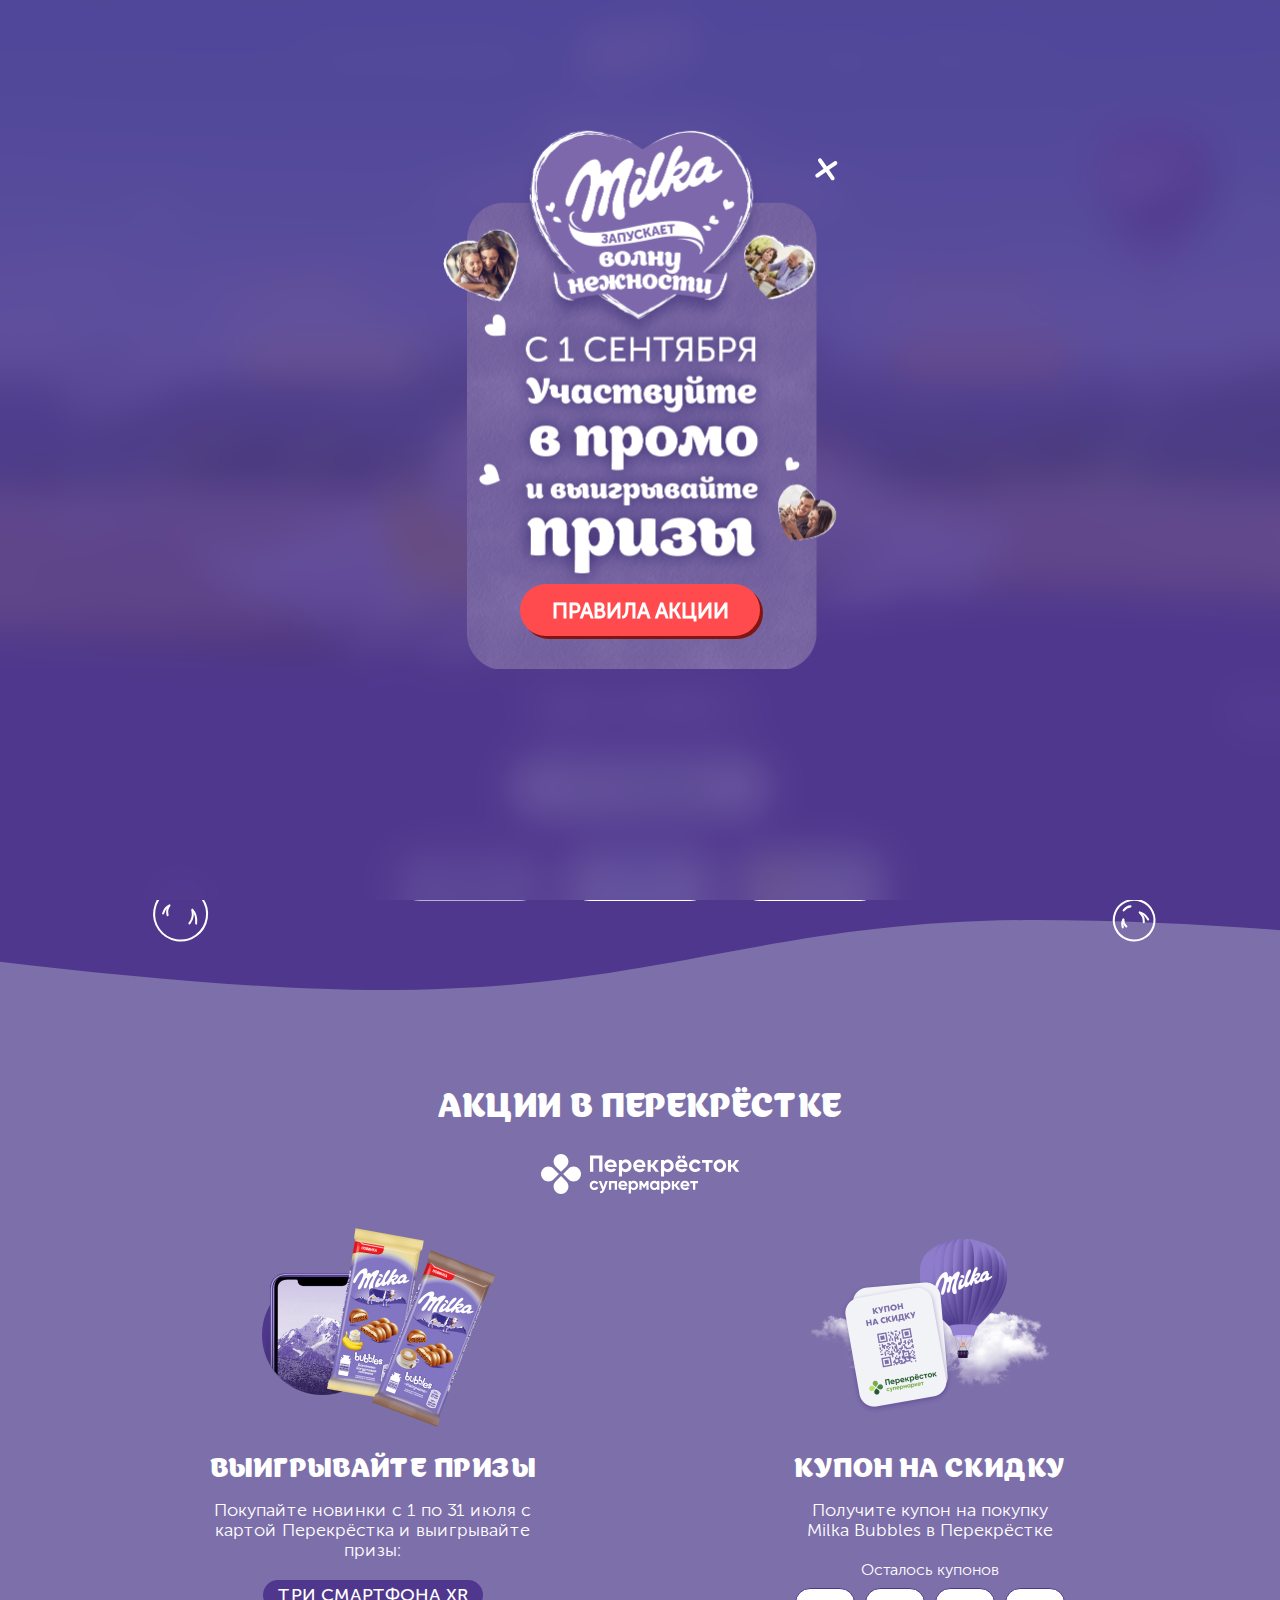
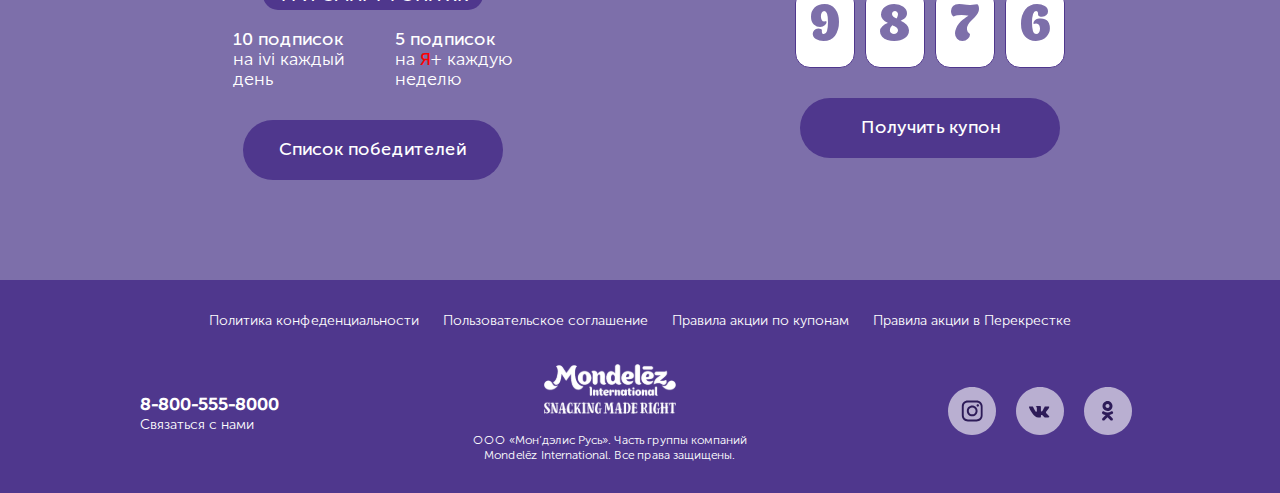
<file: index.html>
<!DOCTYPE html>
<html lang="en">
<head>
	<meta charset="UTF-8">
	<title>Milka Bubble</title>
	<meta http-equiv="X-UA-Compatible" content="IE=edge">
    <meta name="viewport" content="width=device-width, initial-scale=1.0, maximum-scale=1.0, minimum-scale=1.0, user-scalable=no">
    <meta name="format-detection" content="telephone=no">
    <link rel="shortcut icon" href="img/favicon.png" type="image/png">
	<link rel="stylesheet" href="fonts/stylesheet.css">
	<link rel="stylesheet" href="css/jquery.scrollbar.css">
	<link rel="stylesheet" href="css/styles.css">
	<!--[if lte IE 9]>
    <script src="http://phpbbex.com/oldies/oldies.js" charset="utf-8"></script>
    <script src="https://oss.maxcdn.com/html5shiv/3.7.3/html5shiv.min.js"></script>
    <script src="https://oss.maxcdn.com/respond/1.4.2/respond.min.js"></script>
    <![endif]-->
</head>
<body>
	<div class="wrapper">
		<div class="content">
			<header>
				<a href="index.html" class="logo">
					<img src="img/logo.svg" alt="">
				</a>
				<div class="menu">
					<a href="#!" class="burger"></a>
					<nav class="menu-links">
						<a href="#where-block" class="anchor">Где купить Milka Bubbles</a>
						<a href="#coupon-block" class="anchor">Купон на скидку</a>
						<a href="faq.html">Вопрос-ответ</a>
						<a href="index.html" class="logo mobile-visible">
							<img src="img/logo.svg" alt="">
						</a>
						<div class="btn-wrapper mobile-visible">
							<a href="#!" class="menu-btn pop-op" data-popup="get-coupon-perekrestok">Получить купон</a>
						</div>
					</nav>
				</div>
			</header>
			<div class="parallax-wrap desktop-visible">
				<div class="bubbles-left desktop-visible" data-parallax="scroll" data-image-src="img/bubbles-left.svg" data-position="top" data-speed="0.9" data-z-index="2" data-natural-width="217" data-natural-height="749" data-mirror-container=".parallax-wrap"></div>
				<div class="bubbles-right desktop-visible" data-parallax="scroll" data-image-src="img/bubbles-right.svg" data-position="top" data-speed="0.9" data-z-index="2" data-natural-width="173" data-natural-height="745" data-mirror-container=".parallax-wrap"></div>
			</div>
			<!-- <div class="bubbles-left desktop-visible"></div>
			<div class="bubbles-right desktop-visible"></div> -->
			<div class="bubbles mobile-visible"></div>
			<section class="main-block">
				<div class="bg"></div>
				<div class="balloon"></div>
				<div class="container">
					<div class="slogan">
						<img src="img/slogan.svg" alt="">
					</div>
					<div class="products">
						<div class="title products-title mobile-visible">Milka Bubbles</div>
						<div class="product">
							<div class="product-img mobile-visible">
								<img src="img/product1-mob.png" alt="">
							</div>
							<div class="product-info">
								<div class="product-name">
									<img src="img/banana.svg" alt="">
								</div>
								<a href="#!" class="main-btn banana-btn pop-op" data-popup="product1">Подробнее о вкусе</a>
							</div>
						</div>
						<div class="product">
							<div class="product-img mobile-visible">
								<img src="img/product2-mob.png" alt="">
							</div>
							<div class="product-info">
								<div class="product-name">
									<img src="img/cappuccino.svg" alt="">
								</div>
								<a href="#!" class="main-btn cappuccino-btn pop-op" data-popup="product2">Подробнее о вкусе</a>
							</div>
						</div>
					</div>
				</div>
			</section>
			<section id="where-block" class="where-block">
				<div class="container">
					<div class="title-wrapper">
						<div class="title block-title">Где купить</div>
					</div>
					<div class="shops">
						<div class="shops-wrap">
							<a href="https://www.perekrestok.ru/" class="shop" target="_blank">
								<img src="img/perekrestok-button.svg" alt="">
							</a>
						</div>
						<div class="shops-wrap">
							<a href="https://beru.ru/" class="shop disabled" target="_blank">
								<img src="img/beru-button.svg" alt="">
							</a>
							<a href="https://ozon.ru/" class="shop" target="_blank">
								<img src="img/ozon-button.svg" alt="">
							</a>
							<a href="https://utkonos.ru/" class="shop" target="_blank">
								<img src="img/utkonos-button.svg" alt="">
							</a>
						</div>
					</div>
				</div>
			</section>
			<section id="coupon-block" class="coupon-block">
				<div class="container">
					<div class="title-wrapper">
						<div class="title block-title">Акции в перекрёстке</div>
					</div>
					<div class="perek-white">
						<img src="img/perekrestok-logo-white.svg" alt="">
					</div>
					<div class="coupon-count-block">
						<div class="coupon-winners-wrapper">
							<div class="coupon-block-img">
								<img src="img/perek-action-pic.png" alt="">
							</div>
							<div class="title coupon-title">Выигрывайте призы</div>
							<div class="coupon-block-text">Покупайте новинки с 1 по 31 июля с картой Перекрёстка и выигрывайте призы:</div>
							<div class="iphone-xr">три смартфона XR</div>
							<div class="other-prizes">
								<div class="other-prize"><span>10 подписок</span> <br>на ivi каждый <br>день</div>
								<div class="other-prize"><span>5 подписок</span> <br>на <span class="ya">Я</span>+ каждую <br>неделю</div>
							</div>
							<div class="btn-wrapper">
								<a href="#!" class="coupon-btn pop-op" data-popup="winners">Список победителей</a>
							</div>
						</div>
						<div class="coupon-count-wrapper coupons-perekrestok">
							<div class="coupon-block-img">
								<img src="img/perek-coupon-pic.png" alt="">
							</div>
							<div class="title coupon-title">Купон на скидку</div>
							<div class="coupon-block-text">Получите купон на покупку Milka Bubbles в Перекрёстке</div>
							<div class="coupon-count-text">Осталось купонов</div>
							<div class="coupon-count">
								<div class="number title">9</div>
								<div class="number title">8</div>
								<div class="number title">7</div>
								<div class="number title">6</div>
							</div>
							<div class="btn-wrapper">
								<a href="#!" class="coupon-btn pop-op" data-popup="get-coupon-perekrestok">Получить купон</a>
							</div>
						</div>
					</div>
				</div>
			</section>
		</div>
		<footer>
			<div class="container">
				<div class="footer-links">
					<a href="#!" class="invert-link" target="_blank">Политика конфеденциальности</a>
					<a href="#!" class="invert-link" target="_blank">Пользовательское соглашение</a>
					<a href="#!" class="invert-link" target="_blank">Правила акции по купонам</a>
					<a href="#!" class="invert-link" target="_blank">Правила акции в Перекрестке</a>
				</div>
				<div class="footer-wrapper">
					<div class="footer-contacts">
						<a href="tel:8-800-555-8000" class="footer-phone invert-link">8-800-555-8000</a>
						<a href="#!" class="footer-mail invert-link">Связаться с нами</a>
					</div>
					<div class="footer-copyright">
						<div class="mndlz">
							<img src="img/mndlz.svg" alt="">
						</div>
						<div class="copyright">ООО «Мон’дэлис Русь». Часть группы компаний <br>Mondelēz International. Все права защищены.</div>
					</div>
					<div class="footer-socials">
						<a href="#!" target="_blank">
							<img src="img/inst.svg" alt="">
						</a>
						<a href="#!" target="_blank">
							<img src="img/vk.svg" alt="">
						</a>
						<a href="#!" target="_blank">
							<img src="img/ok.svg" alt="">
						</a>
					</div>
				</div>
			</div>
		</footer>
	</div>
	<div class="popups">
		<div id="auth" class="popup popup-auth">
			<div class="popup__wrap">
				<a href="#!" class="close-popup js-close-popup">
		            <img src="img/close-popup.svg" alt="">
		        </a>
				<div class="popup__inner">
					<div class="popup__title title">Авторизация</div>
					<div class="popup__desc">Войдите с помощью одной из социальных сетей, чтобы получить купон на скидку</div>
					<form class="socials-auth">
						<button class="social-auth">
							<img src="img/vk-auth.svg" alt="">
						</button>
						<!-- <button class="social-auth">
							<img src="img/ok-auth.svg" alt="">
						</button> -->
						<button class="social-auth">
							<img src="img/fb-auth.svg" alt="">
						</button>
						<div class="checkbox-wrapper">
							<div class="input-field checkbox-field">
	                            <label for="check-data" class="checkbox">
	                                <input id="check-data" name="check-data" type="checkbox" required>
	                                <span class="checkmark"></span>
	                                <span class="checkbox-text">Я согласен с <a href="#!" class="rules-link link" target="_blank">Правилами акции</a></span>
	                            </label> 
	                        </div>
						</div>
					</form>
					<div class="separate">
						<span class="title">или</span>
					</div>
					<div class="popup-btn-wrap">
						<a href="#!" class="popup-btn pop-op" data-popup="auth-fio">Войти через e-mail</a>
					</div>
				</div>
			</div>
		</div>
		<div id="auth-fio" class="popup popup-auth-fio">
			<div class="popup__wrap">
				<a href="#!" class="close-popup js-close-popup">
		            <img src="img/close-popup.svg" alt="">
		        </a>
				<div class="popup__inner">
					<div class="popup__title title">Введите ваши данные</div>
					<form class="popup-form">
						<div class="input-field">
                    		<input type="text" name="name" placeholder="Фамилия Имя" required>
                    	</div>
						<div class="input-field">
                    		<input type="text" name="email" placeholder="E-mail" required>
                    	</div>
                    	<div class="checkbox-wrapper">
							<div class="input-field checkbox-field">
	                            <label for="check-data1" class="checkbox">
	                                <input id="check-data1" name="check-data1" type="checkbox" required>
	                                <span class="checkmark"></span>
	                                <span class="checkbox-text">Я согласен с <a href="#!" class="rules-link link" target="_blank">Правилами акции</a></span>
	                            </label> 
	                        </div>
						</div>
						<div class="popup-btn-wrap">
							<!-- <button class="popup-btn">Получить купон</button> -->
							<button class="popup-btn pop-op" data-popup="auth-success">Получить купон</button>
						</div>
					</form>
				</div>
			</div>
		</div>
		<div id="auth-success" class="popup popup-auth popup-auth-success">
			<div class="popup__wrap">
				<a href="#!" class="close-popup js-close-popup">
		            <img src="img/close-popup.svg" alt="">
		        </a>
				<div class="popup__inner">
					<div class="popup__title title">Спасибо!</div>
					<div class="popup__desc">Мы отправили вам ссылку для получения купона на скидку на указанный вами e-mail</div>
					<div class="popup-btn-wrap">
						<a href="#!" class="popup-btn js-close-popup">Отлично</a>
					</div>
				</div>
			</div>
		</div>
		<div id="get-coupon-perekrestok" class="popup popup-coupon">
			<div class="popup__wrap">
				<a href="#!" class="close-popup js-close-popup">
		            <img src="img/close-popup.svg" alt="">
		        </a>
				<div class="popup__inner">
					<div class="popup-logo">
						<img src="img/perekrestok-logo.svg" alt="">
					</div>
					<div class="popup__title title">Ваш купон <br class="mobile-visible">на скидку</div>
					<div class="popup-coupon-img">
						<img src="img/qrcode.png" alt="">
					</div>
					<div class="popup__desc">Предъявите скриншот купона кассиру в «Перекрёстке» при покупке новинок от Milka</div>
					<div class="coupon-validity">
						<div class="coupon-validity-title">Срок действия купона:</div>
						<div class="coupon-validity-text">с XX июля по XX августа 2020г.</div>
					</div>
					<div class="coupon-remark">
						*купон можно использовать в <a href="#!" class="link" target="_blank">магазинах сети</a> 
						при предъявлении карты Клуба «Перекрёсток» на кассе.
						В интернет-магазине «Перекрёсток» купон не принимается. <br><br>

						**купон действует только на новинки: шоколад Milka Bubbles
					</div>
				</div>
			</div>
		</div>
		<div id="product1" class="popup popup-product">
			<div class="popup__wrap">
				<a href="#!" class="close-popup js-close-popup">
		            <img src="img/close-popup.svg" alt="">
		        </a>
		        <img src="img/popup-pic-banana.png" class="popup-product-img popup-product1-img" alt="">
				<div class="popup__inner">
					<div class="popup__desc">Нежнейшая йогуртовая начинка в сочетании со спелым бананом и пористый шоколад, который тает на языке, сведут с ума кого угодно. Попробуйте этот вкус Milka Bubbles!</div>
				</div>
			</div>
		</div>
		<div id="product2" class="popup popup-product">
			<div class="popup__wrap">
				<a href="#!" class="close-popup js-close-popup">
		            <img src="img/close-popup.svg" alt="">
		        </a>
		        <img src="img/popup-pic-cappuccino.png" class="popup-product-img popup-product2-img" alt="">
				<div class="popup__inner">
					<div class="popup__desc">Невероятно нежный вкус пористого молочного шоколада с потрясающе ароматной кофейной начинкой никого не оставят равнодушным. Попробуйте Milka Bubbles со вкусом капучино!</div>
				</div>
			</div>
		</div>
		<div id="winners" class="popup popup-winners">
			<div class="popup__wrap">
				<a href="#!" class="close-popup js-close-popup">
		            <img src="img/close-popup-white.svg" alt="">
		        </a>
				<div class="popup__inner">
					<div class="popup-winners-header">
						<div class="popup__title title">Победители</div>
						<div class="popup__desc">Ищите себя по номеру карты Перекрестка</div>
						<form class="popup-form">
							<div class="input-field winners-field">
	                    		<input type="text" name="card" placeholder="XXXX XXXX XXXX XXXX" required>
	                    		<button class="search"></button>
	                    	</div>
						</form>
					</div>
					<div class="table-wrapper">
						<table>
							<tbody>
								<tr>
									<td>7789 **** 1234</td>
									<td>Подписка на <b>ivi</b></td>
								</tr>
								<tr>
									<td>7789 **** 1234</td>
									<td>Подписка <b><span class="ya">Я</span>+</b></td>
								</tr>
								<tr>
									<td>7789 **** 1234</td>
									<td>Смартфон XR</td>
								</tr>
								<tr>
									<td>7789 **** 1234</td>
									<td>Подписка на <b>ivi</b></td>
								</tr>
								<tr>
									<td>7789 **** 1234</td>
									<td>Подписка <b><span class="ya">Я</span>+</b></td>
								</tr>
								<tr>
									<td>7789 **** 1234</td>
									<td>Смартфон XR</td>
								</tr>
								<tr>
									<td>7789 **** 1234</td>
									<td>Подписка на <b>ivi</b></td>
								</tr>
								<tr>
									<td>7789 **** 1234</td>
									<td>Подписка <b><span class="ya">Я</span>+</b></td>
								</tr>
								<tr>
									<td>7789 **** 1234</td>
									<td>Смартфон XR</td>
								</tr>
								<tr>
									<td>7789 **** 1234</td>
									<td>Подписка на <b>ivi</b></td>
								</tr>
								<tr>
									<td>7789 **** 1234</td>
									<td>Подписка <b><span class="ya">Я</span>+</b></td>
								</tr>
								<tr>
									<td>7789 **** 1234</td>
									<td>Смартфон XR</td>
								</tr>
							</tbody>
						</table>
					</div>
				</div>
			</div>
		</div>

		<div id="new-action" class="popup new-action js-popup-show">
			<div class="popup__wrap">
				<a href="#!" class="close-popup js-close-popup">
		            <img src="img/close-popup-white.svg" alt="">
		        </a>
				<div class="popup__inner">
					<div class="popup-btn-wrap">
						<a href="#!" class="popup-btn" target="_blank">Правила акции</a>
					</div>
				</div>
			</div>
		</div>
	</div>
	<script src="js/jquery-3.4.1.min.js"></script>
	<script src="js/TweenMax.min.js"></script>
    <script src="js/Draggable.min.js"></script>
    <script src="js/jquery.scrollbar.min.js"></script>
    <script src="js/parallax.min.js"></script>
	<script src="js/scripts.js"></script>
</body>
</html>
</file>
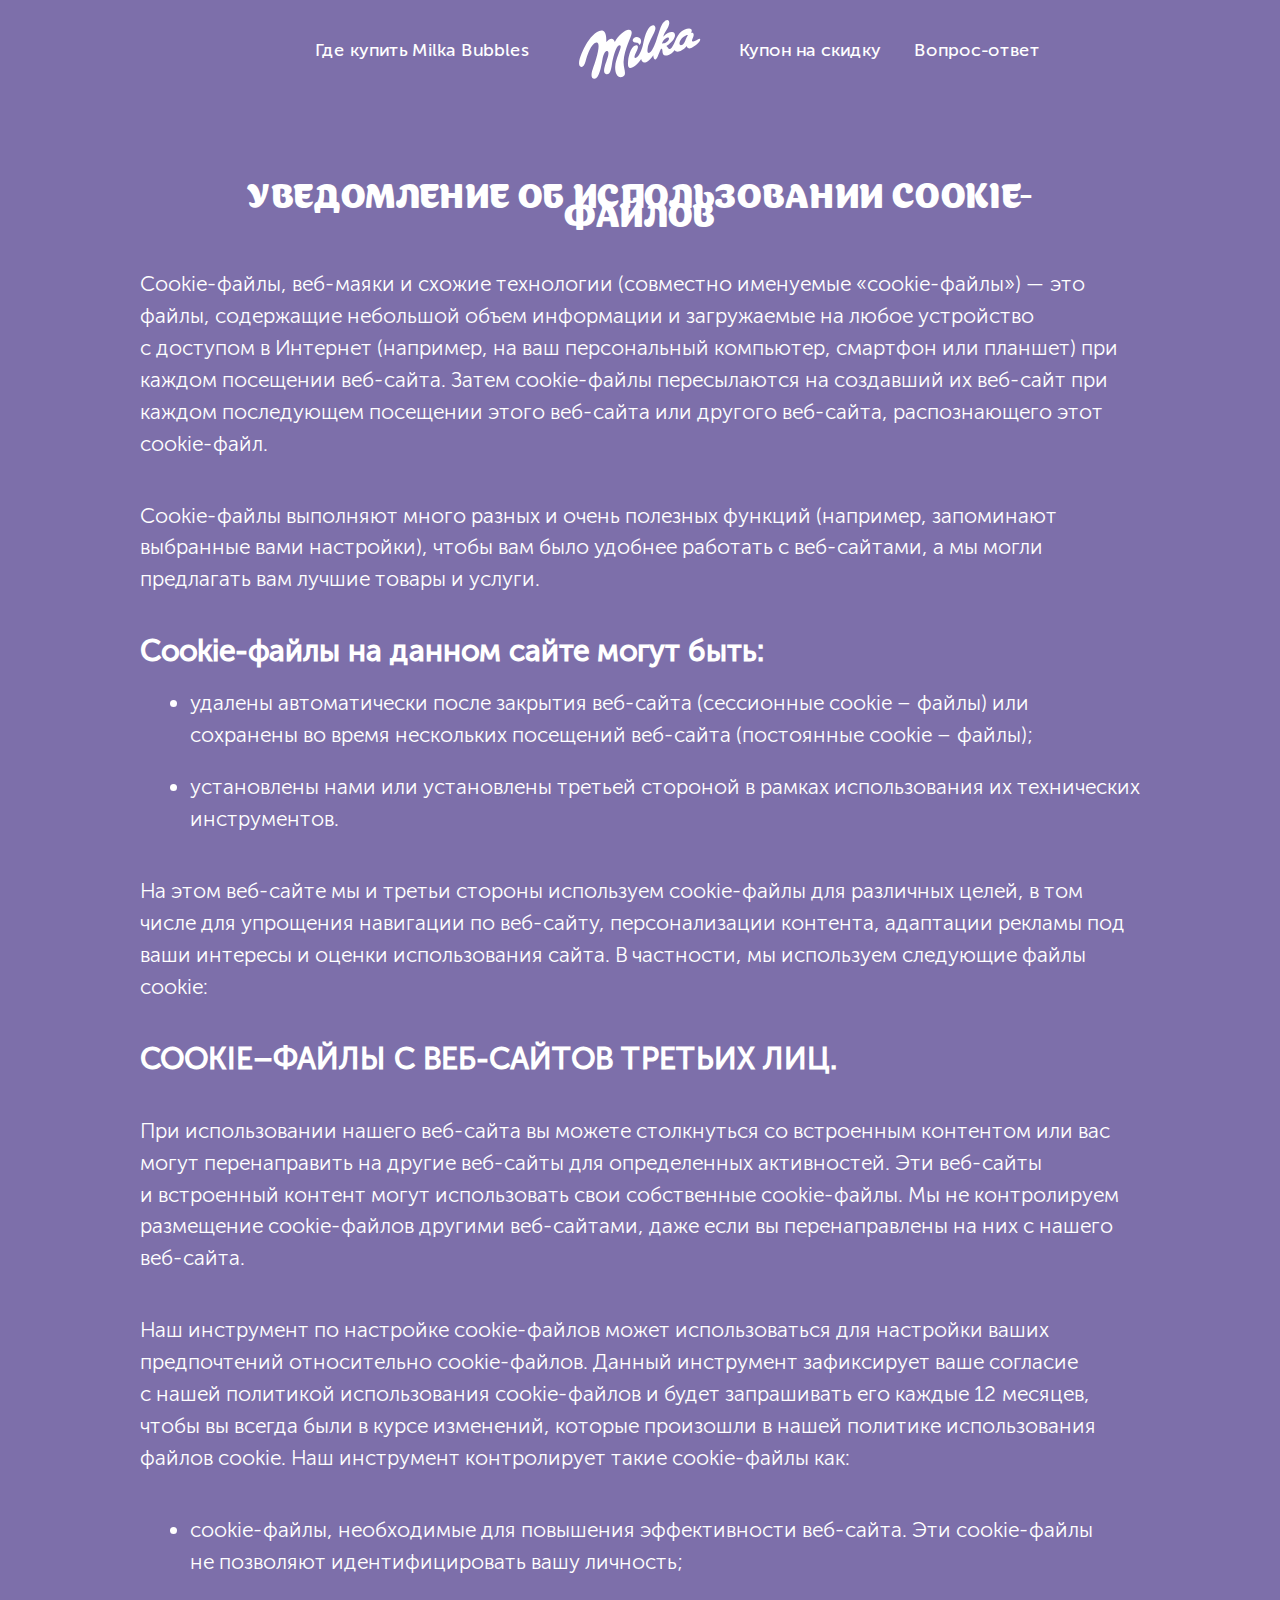
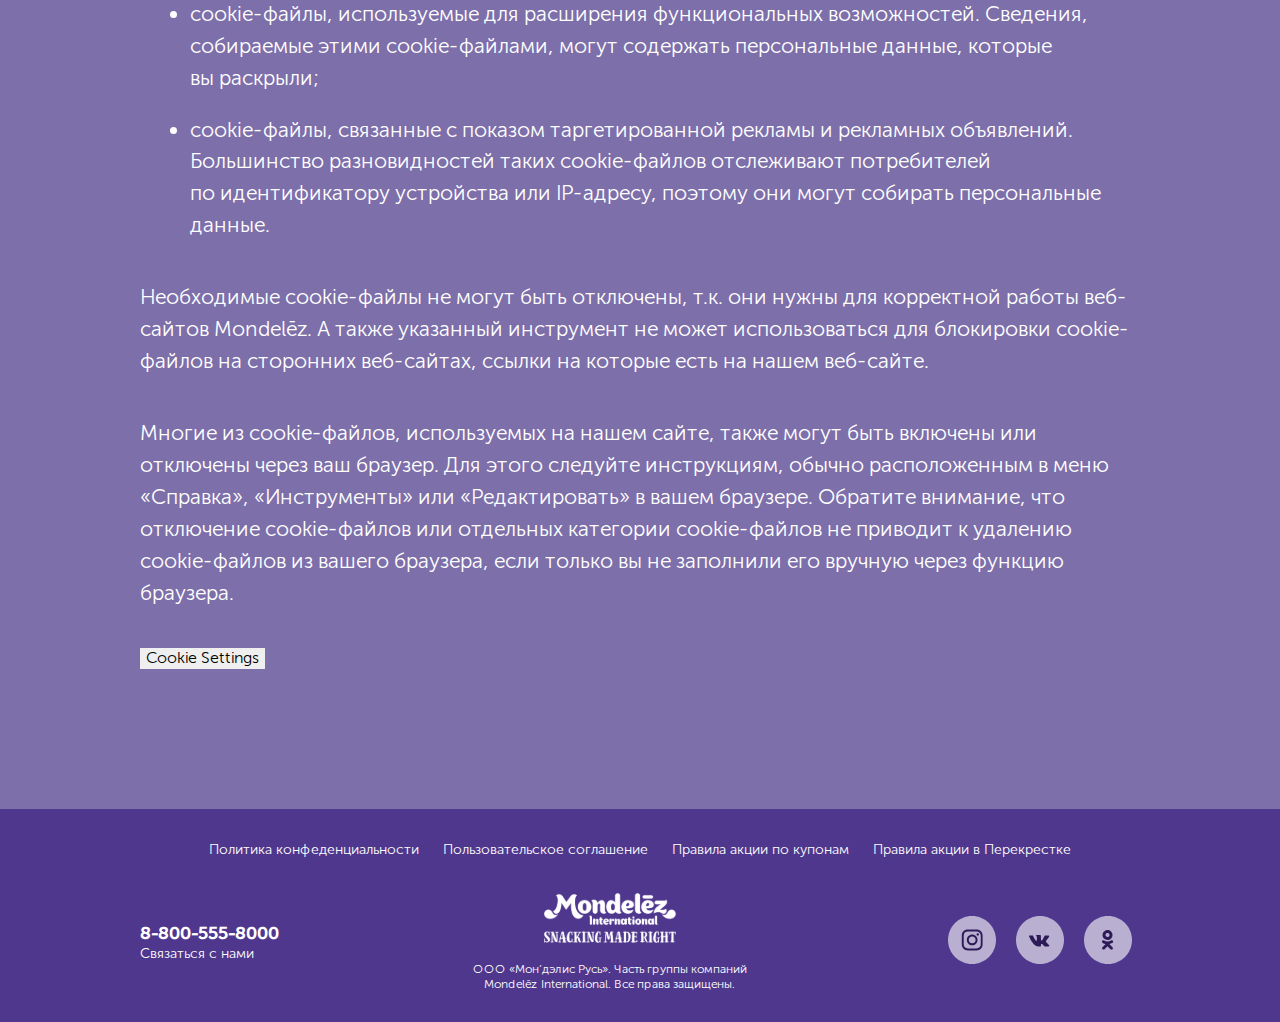
<file: cookies.html>
<!DOCTYPE html>
<html lang="en">
<head>
	<meta charset="UTF-8">
	<title>Milka Bubble</title>
	<meta http-equiv="X-UA-Compatible" content="IE=edge">
    <meta name="viewport" content="width=device-width, initial-scale=1.0, maximum-scale=1.0, minimum-scale=1.0, user-scalable=no">
    <meta name="format-detection" content="telephone=no">
    <link rel="shortcut icon" href="img/favicon.png" type="image/png">
	<link rel="stylesheet" href="fonts/stylesheet.css">
	<link rel="stylesheet" href="css/jquery.scrollbar.css">
	<link rel="stylesheet" href="css/styles.css">
	<!--[if lte IE 9]>
    <script src="http://phpbbex.com/oldies/oldies.js" charset="utf-8"></script>
    <script src="https://oss.maxcdn.com/html5shiv/3.7.3/html5shiv.min.js"></script>
    <script src="https://oss.maxcdn.com/respond/1.4.2/respond.min.js"></script>
    <![endif]-->
</head>
<body>
	<div class="wrapper cookies-page">
		<div class="content">
			<header>
				<a href="index.html" class="logo">
					<img src="img/logo.svg" alt="">
				</a>
				<div class="menu">
					<a href="#!" class="burger"></a>
					<nav class="menu-links">
						<a href="#where-block" class="anchor">Где купить Milka Bubbles</a>
						<a href="#coupon-block" class="anchor">Купон на скидку</a>
						<a href="faq.html">Вопрос-ответ</a>
					</nav>
				</div>
			</header>
			<section class="cookies-block">
				<div class="container">
					<div class="title-wrapper">
						<h1 class="title">Уведомление об использовании Cookie-файлов</h1>
					</div>
			        <p>
			            Cookie-файлы, веб-маяки и&nbsp;схожие технологии (совместно именуемые &laquo;cookie-файлы&raquo;)&nbsp;&mdash; это файлы, содержащие небольшой объем информации и&nbsp;загружаемые на&nbsp;любое устройство с&nbsp;доступом в&nbsp;Интернет (например, на&nbsp;ваш персональный компьютер, смартфон или планшет) при каждом посещении веб-сайта. Затем cookie-файлы пересылаются на&nbsp;создавший их&nbsp;веб-сайт при каждом последующем посещении этого веб-сайта или другого веб-сайта, распознающего этот cookie-файл.
			        </p>
			        <p>
			            Cookie-файлы выполняют много разных и&nbsp;очень полезных функций (например, запоминают выбранные вами настройки), чтобы вам было удобнее работать с&nbsp;веб-сайтами, а&nbsp;мы&nbsp;могли предлагать вам лучшие товары и&nbsp;услуги.
			        </p>
			        <h3 class="main-cookie-h3">Cookie-файлы на данном сайте могут быть:</h3>
			        <ul class="cookie-text-ul">
			            <li><span>удалены автоматически после закрытия веб-сайта (сессионные cookie – файлы) или сохранены во время нескольких посещений веб-сайта (постоянные cookie – файлы);</span></li>
			            <li><span>установлены нами или установлены третьей стороной в рамках использования их технических инструментов.</span></li>
			        </ul>
			        <p>
			            На&nbsp;этом веб-сайте мы&nbsp;и&nbsp;третьи стороны используем cookie-файлы для различных целей, в&nbsp;том числе для упрощения навигации по&nbsp;веб-сайту, персонализации контента, адаптации рекламы под ваши интересы и&nbsp;оценки использования сайта. В&nbsp;частности, мы&nbsp;используем следующие файлы cookie:
			        </p>
			        <!-- OneTrust Cookies List start -->
			        <div id="ot-sdk-cookie-policy"></div>
			        <!-- OneTrust Cookies List end -->
			        <h2 class="main-cookie-h2">COOKIE–ФАЙЛЫ С ВЕБ-САЙТОВ ТРЕТЬИХ ЛИЦ.</h2>
			        <p>
			            При использовании нашего веб-сайта вы&nbsp;можете столкнуться со&nbsp;встроенным контентом или вас могут перенаправить на&nbsp;другие веб-сайты для определенных активностей. Эти веб-сайты и&nbsp;встроенный контент могут использовать свои собственные cookie-файлы. Мы&nbsp;не&nbsp;контролируем размещение cookie-файлов другими веб-сайтами, даже если вы&nbsp;перенаправлены на&nbsp;них с&nbsp;нашего веб-сайта.
			        </p>
			        <p>
			            Наш инструмент по&nbsp;настройке cookie-файлов может использоваться для настройки ваших предпочтений относительно cookie-файлов. Данный инструмент зафиксирует ваше согласие с&nbsp;нашей политикой использования cookie-файлов и&nbsp;будет запрашивать его каждые 12&nbsp;месяцев, чтобы вы&nbsp;всегда были в&nbsp;курсе изменений, которые произошли в&nbsp;нашей политике использования файлов cookie. Наш инструмент контролирует такие cookie-файлы как:
			        </p>
			        <ul class="cookie-text-ul">
			            <li><span>cookie-файлы, необходимые для повышения эффективности веб-сайта. Эти cookie-файлы не&nbsp;позволяют идентифицировать вашу личность;</span></li>
			            <li><span>cookie-файлы, используемые для расширения функциональных возможностей. Сведения, собираемые этими cookie-файлами, могут содержать персональные данные, которые вы&nbsp;раскрыли;</span></li> 
			            <li><span>cookie-файлы, связанные с&nbsp;показом таргетированной рекламы и&nbsp;рекламных объявлений. Большинство разновидностей таких cookie-файлов отслеживают потребителей по&nbsp;идентификатору устройства или IP-адресу, поэтому они могут собирать персональные данные.</span></li>
			        </ul>
			        <p>
			            Необходимые cookie-файлы не&nbsp;могут быть отключены, т.к. они нужны для корректной работы веб-сайтов Mondelēz. А&nbsp;также указанный инструмент не&nbsp;может использоваться для блокировки cookie-файлов на&nbsp;сторонних веб-сайтах, ссылки на&nbsp;которые есть на&nbsp;нашем веб-сайте.
			        </p>
			        <p>
			            Многие из&nbsp;cookie-файлов, используемых на&nbsp;нашем сайте, также могут быть включены или отключены через ваш браузер. Для этого следуйте инструкциям, обычно расположенным в&nbsp;меню &laquo;Справка&raquo;, &laquo;Инструменты&raquo; или &laquo;Редактировать&raquo; в&nbsp;вашем браузере. Обратите внимание, что отключение cookie-файлов или отдельных категории cookie-файлов не&nbsp;приводит к&nbsp;удалению cookie-файлов из&nbsp;вашего браузера, если только вы&nbsp;не&nbsp;заполнили его вручную через функцию браузера.
			        </p>
			        <!-- OneTrust Cookies Settings button start -->
			        <button id="ot-sdk-btn" class="ot-sdk-show-settings btn-link">Cookie Settings</button>
			        <!-- OneTrust Cookies Settings button end -->
				</div>
			</section>
		</div>
		<footer>
			<div class="container">
				<div class="footer-links">
					<a href="#!" class="invert-link" target="_blank">Политика конфеденциальности</a>
					<a href="#!" class="invert-link" target="_blank">Пользовательское соглашение</a>
					<a href="#!" class="invert-link" target="_blank">Правила акции по купонам</a>
					<a href="#!" class="invert-link" target="_blank">Правила акции в Перекрестке</a>
				</div>
				<div class="footer-wrapper">
					<div class="footer-contacts">
						<a href="tel:8-800-555-8000" class="footer-phone invert-link">8-800-555-8000</a>
						<a href="#!" class="footer-mail invert-link">Связаться с нами</a>
					</div>
					<div class="footer-copyright">
						<div class="mndlz">
							<img src="img/mndlz.svg" alt="">
						</div>
						<div class="copyright">ООО «Мон’дэлис Русь». Часть группы компаний <br>Mondelēz International. Все права защищены.</div>
					</div>
					<div class="footer-socials">
						<a href="#!" target="_blank">
							<img src="img/inst.svg" alt="">
						</a>
						<a href="#!" target="_blank">
							<img src="img/vk.svg" alt="">
						</a>
						<a href="#!" target="_blank">
							<img src="img/ok.svg" alt="">
						</a>
					</div>
				</div>
			</div>
		</footer>
	</div>
	<div class="popups">
		<div id="auth" class="popup popup-auth">
			<div class="popup__wrap">
				<a href="#!" class="close-popup js-close-popup">
		            <img src="img/close-popup.svg" alt="">
		        </a>
				<div class="popup__inner">
					<div class="popup__title title">Авторизация</div>
					<div class="popup__desc">Войдите с помощью одной из социальных сетей, чтобы получить купон на скидку</div>
					<form class="socials-auth">
						<button class="social-auth">
							<img src="img/vk-auth.svg" alt="">
						</button>
						<!-- <button class="social-auth">
							<img src="img/ok-auth.svg" alt="">
						</button> -->
						<button class="social-auth">
							<img src="img/fb-auth.svg" alt="">
						</button>
						<div class="checkbox-wrapper">
							<div class="input-field checkbox-field">
	                            <label for="check-data" class="checkbox">
	                                <input id="check-data" name="check-data" type="checkbox" required>
	                                <span class="checkmark"></span>
	                                <span class="checkbox-text">Я согласен с <a href="#!" class="rules-link link" target="_blank">Правилами акции</a></span>
	                            </label> 
	                        </div>
						</div>
					</form>
					<div class="separate">
						<span class="title">или</span>
					</div>
					<div class="popup-btn-wrap">
						<a href="#!" class="popup-btn pop-op" data-popup="auth-fio">Войти через e-mail</a>
					</div>
				</div>
			</div>
		</div>
		<div id="auth-fio" class="popup popup-auth-fio">
			<div class="popup__wrap">
				<a href="#!" class="close-popup js-close-popup">
		            <img src="img/close-popup.svg" alt="">
		        </a>
				<div class="popup__inner">
					<div class="popup__title title">Введите ваши данные</div>
					<form class="popup-form">
						<div class="input-field">
                    		<input type="text" name="name" placeholder="Фамилия Имя" required>
                    	</div>
						<div class="input-field">
                    		<input type="text" name="email" placeholder="E-mail" required>
                    	</div>
                    	<div class="checkbox-wrapper">
							<div class="input-field checkbox-field">
	                            <label for="check-data1" class="checkbox">
	                                <input id="check-data1" name="check-data1" type="checkbox" required>
	                                <span class="checkmark"></span>
	                                <span class="checkbox-text">Я согласен с <a href="#!" class="rules-link link" target="_blank">Правилами акции</a></span>
	                            </label> 
	                        </div>
						</div>
						<div class="popup-btn-wrap">
							<!-- <button class="popup-btn">Получить купон</button> -->
							<button class="popup-btn pop-op" data-popup="auth-success">Получить купон</button>
						</div>
					</form>
				</div>
			</div>
		</div>
		<div id="auth-success" class="popup popup-auth popup-auth-success">
			<div class="popup__wrap">
				<a href="#!" class="close-popup js-close-popup">
		            <img src="img/close-popup.svg" alt="">
		        </a>
				<div class="popup__inner">
					<div class="popup__title title">Спасибо!</div>
					<div class="popup__desc">Мы отправили вам ссылку для получения купона на скидку на указанный вами e-mail</div>
					<div class="popup-btn-wrap">
						<a href="#!" class="popup-btn js-close-popup">Отлично</a>
					</div>
				</div>
			</div>
		</div>
		<div id="get-coupon-perekrestok" class="popup popup-coupon">
			<div class="popup__wrap">
				<a href="#!" class="close-popup js-close-popup">
		            <img src="img/close-popup.svg" alt="">
		        </a>
				<div class="popup__inner">
					<div class="popup-logo">
						<img src="img/perekrestok-logo.svg" alt="">
					</div>
					<div class="popup__title title">Ваш купон <br class="mobile-visible">на скидку</div>
					<div class="popup-coupon-img">
						<img src="img/qrcode.png" alt="">
					</div>
					<div class="popup__desc">Предъявите скриншот купона кассиру в «Перекрёстке» при покупке новинок от Milka</div>
					<div class="coupon-validity">
						<div class="coupon-validity-title">Срок действия купона:</div>
						<div class="coupon-validity-text">с XX июля по XX августа 2020г.</div>
					</div>
					<div class="coupon-remark">
						*купон можно использовать в <a href="#!" class="link" target="_blank">магазинах сети</a> 
						при предъявлении карты Клуба «Перекрёсток» на кассе.
						В интернет-магазине «Перекрёсток» купон не принимается. <br><br>

						**купон действует только на новинки: шоколад Milka Bubbles
					</div>
				</div>
			</div>
		</div>
		<div id="product1" class="popup popup-product">
			<div class="popup__wrap">
				<a href="#!" class="close-popup js-close-popup">
		            <img src="img/close-popup.svg" alt="">
		        </a>
		        <img src="img/popup-pic-banana.png" class="popup-product-img popup-product1-img" alt="">
				<div class="popup__inner">
					<div class="popup__desc">Нежнейшая йогуртовая начинка в сочетании со спелым бананом и пористый шоколад, который тает на языке, сведут с ума кого угодно. Попробуйте этот вкус Milka Bubbles!</div>
				</div>
			</div>
		</div>
		<div id="product2" class="popup popup-product">
			<div class="popup__wrap">
				<a href="#!" class="close-popup js-close-popup">
		            <img src="img/close-popup.svg" alt="">
		        </a>
		        <img src="img/popup-pic-cappuccino.png" class="popup-product-img popup-product2-img" alt="">
				<div class="popup__inner">
					<div class="popup__desc">Невероятно нежный вкус пористого молочного шоколада с потрясающе ароматной кофейной начинкой никого не оставят равнодушным. Попробуйте Milka Bubbles со вкусом капучино!</div>
				</div>
			</div>
		</div>
		<div id="winners" class="popup popup-winners">
			<div class="popup__wrap">
				<a href="#!" class="close-popup js-close-popup">
		            <img src="img/close-popup-white.svg" alt="">
		        </a>
				<div class="popup__inner">
					<div class="popup-winners-header">
						<div class="popup__title title">Победители</div>
						<div class="popup__desc">Ищите себя по номеру карты Перекрестка</div>
						<form class="popup-form">
							<div class="input-field winners-field">
	                    		<input type="text" name="card" placeholder="XXXX XXXX XXXX XXXX" required>
	                    		<button class="search"></button>
	                    	</div>
						</form>
					</div>
					<div class="table-wrapper">
						<table>
							<tbody>
								<tr>
									<td>7789 **** 1234</td>
									<td>Подписка на <b>ivi</b></td>
								</tr>
								<tr>
									<td>7789 **** 1234</td>
									<td>Подписка <b><span class="ya">Я</span>+</b></td>
								</tr>
								<tr>
									<td>7789 **** 1234</td>
									<td>Смартфон XR</td>
								</tr>
								<tr>
									<td>7789 **** 1234</td>
									<td>Подписка на <b>ivi</b></td>
								</tr>
								<tr>
									<td>7789 **** 1234</td>
									<td>Подписка <b><span class="ya">Я</span>+</b></td>
								</tr>
								<tr>
									<td>7789 **** 1234</td>
									<td>Смартфон XR</td>
								</tr>
								<tr>
									<td>7789 **** 1234</td>
									<td>Подписка на <b>ivi</b></td>
								</tr>
								<tr>
									<td>7789 **** 1234</td>
									<td>Подписка <b><span class="ya">Я</span>+</b></td>
								</tr>
								<tr>
									<td>7789 **** 1234</td>
									<td>Смартфон XR</td>
								</tr>
								<tr>
									<td>7789 **** 1234</td>
									<td>Подписка на <b>ivi</b></td>
								</tr>
								<tr>
									<td>7789 **** 1234</td>
									<td>Подписка <b><span class="ya">Я</span>+</b></td>
								</tr>
								<tr>
									<td>7789 **** 1234</td>
									<td>Смартфон XR</td>
								</tr>
							</tbody>
						</table>
					</div>
				</div>
			</div>
		</div>
	</div>
	<script src="js/jquery-3.4.1.min.js"></script>
	<script src="js/jquery.scrollbar.min.js"></script>
	<script src="js/scripts.js"></script>
</body>
</html>
</file>
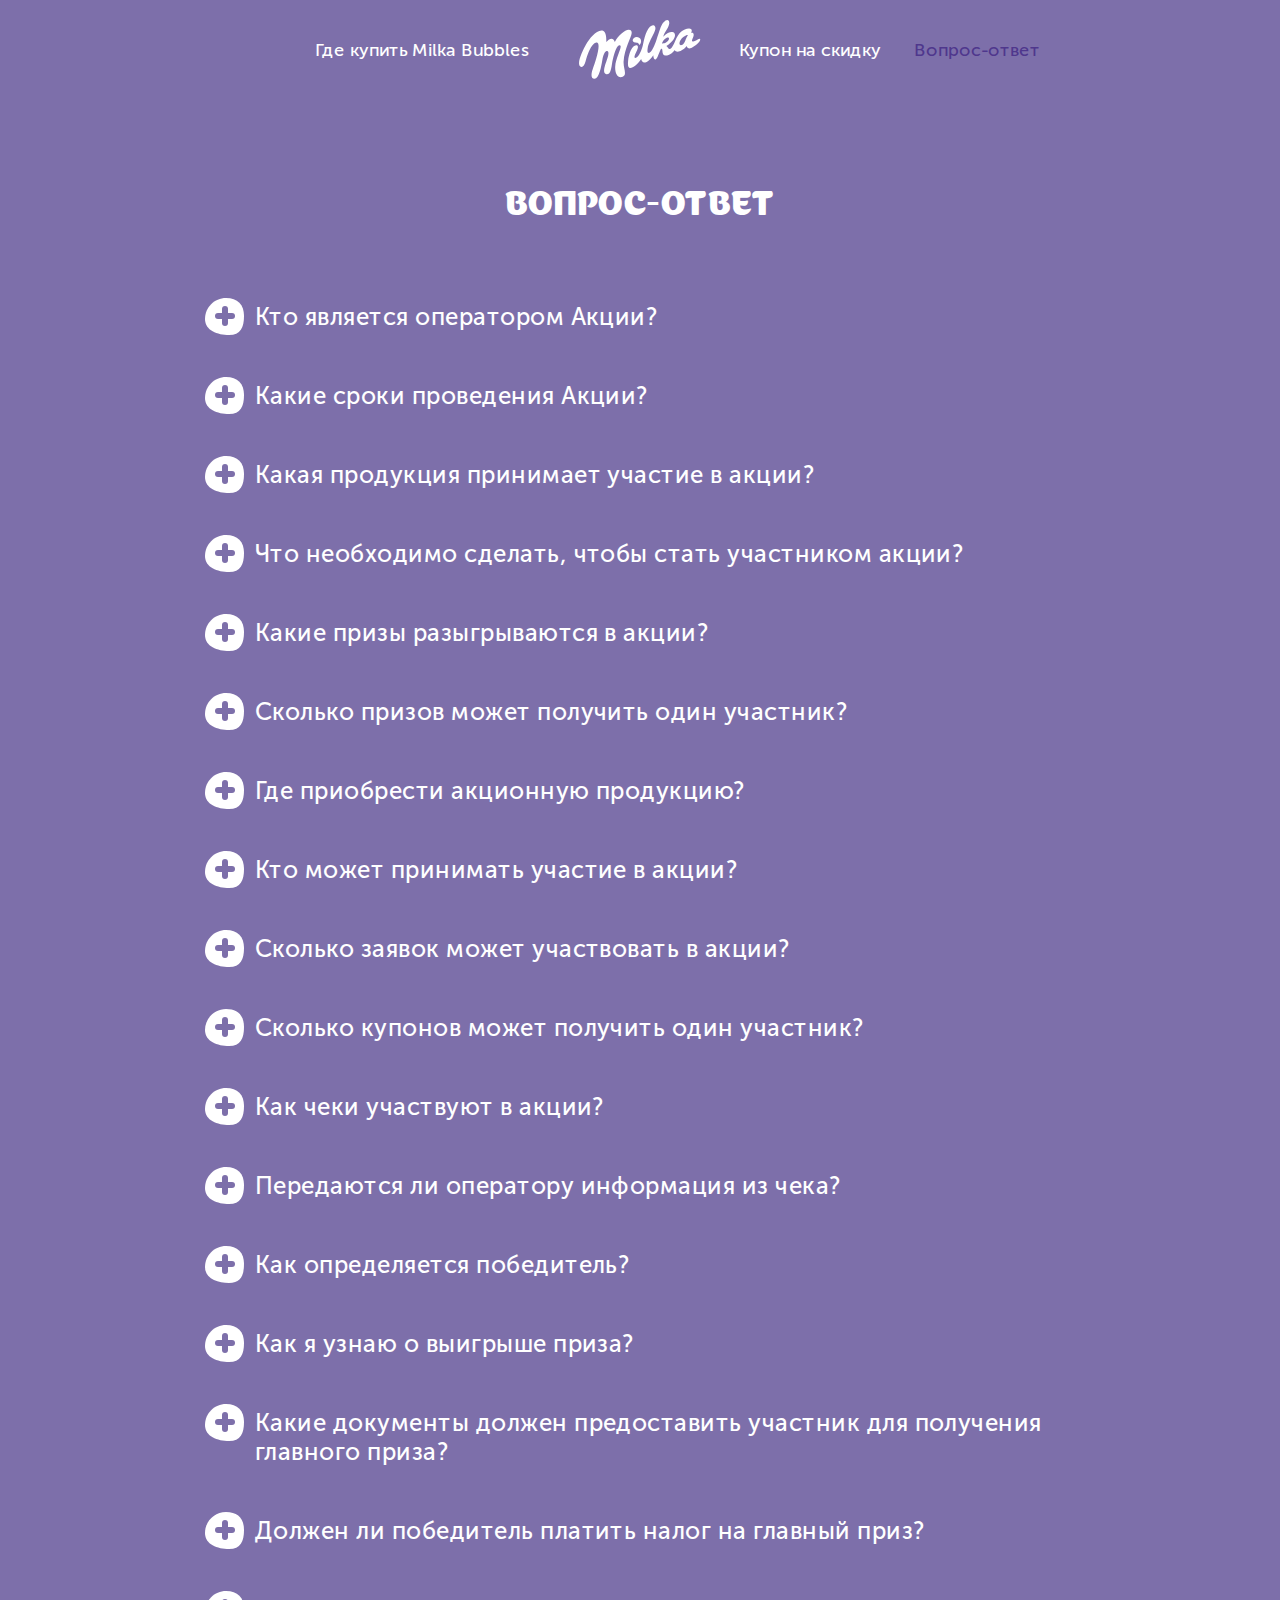
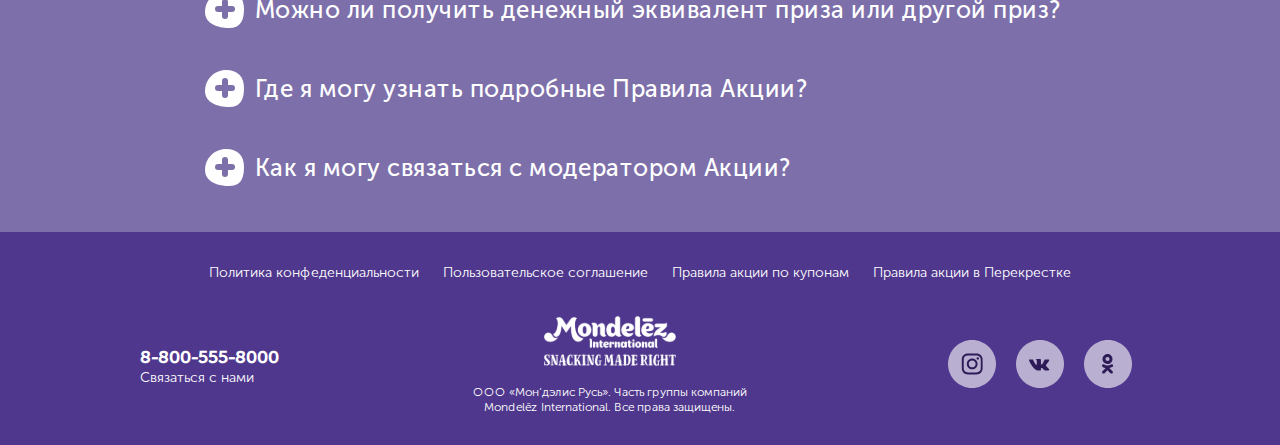
<file: faq.html>
<!DOCTYPE html>
<html lang="en">
<head>
	<meta charset="UTF-8">
	<title>Milka Bubble</title>
	<meta http-equiv="X-UA-Compatible" content="IE=edge">
    <meta name="viewport" content="width=device-width, initial-scale=1.0, maximum-scale=1.0, minimum-scale=1.0, user-scalable=no">
    <meta name="format-detection" content="telephone=no">
    <link rel="shortcut icon" href="img/favicon.png" type="image/png">
	<link rel="stylesheet" href="fonts/stylesheet.css">
	<link rel="stylesheet" href="css/jquery.scrollbar.css">
	<link rel="stylesheet" href="css/styles.css">
	<!--[if lte IE 9]>
    <script src="http://phpbbex.com/oldies/oldies.js" charset="utf-8"></script>
    <script src="https://oss.maxcdn.com/html5shiv/3.7.3/html5shiv.min.js"></script>
    <script src="https://oss.maxcdn.com/respond/1.4.2/respond.min.js"></script>
    <![endif]-->
</head>
<body>
	<div class="wrapper cookies-page">
		<div class="content">
			<header>
				<a href="index.html" class="logo">
					<img src="img/logo.svg" alt="">
				</a>
				<div class="menu">
					<a href="#!" class="burger"></a>
					<nav class="menu-links">
						<a href="#where-block" class="anchor">Где купить Milka Bubbles</a>
						<a href="#coupon-block" class="anchor">Купон на скидку</a>
						<a href="faq.html" class="active">Вопрос-ответ</a>
					</nav>
				</div>
			</header>
			<section id="faq-block" class="faq-block">
				<div class="title-wrapper">
					<div class="title block-title">Вопрос-ответ</div>
				</div>
				<div class="faq-wrap accordion-wrap">
					<div class="faq-item">
						<div class="faq-title accordion-title">Кто является оператором Акции?</div>
						<div class="faq-text">Оператором Акции является ЗАО «ЭМГ Промо» Место нахождения: <br>Россия, 117105, г. Москва, ул. Варшавское шоссе, дом 1, стр.6.</div>
					</div>
					<div class="faq-item">
						<div class="faq-title accordion-title">Какие сроки проведения Акции?</div>
						<div class="faq-text">
							Срок проведения Акции: <br>
							-Общий период проведения Акции с 00:00:00 часов «01» июля 2020 года по 23:59:59 часов «30» сентября 2020 года (включительно). Все сроки, указанные в настоящих Правилах, исчисляются по московскому времени:<br>
							-Срок приобретения Участником Продукции, указанной в п. 5 настоящих Правил Покупателем по Карте Перекресток: с «01» июля 2020 года по «31» июля 2020 года (включительно).<br>
							-Срок определения обладателей Ежедневных Призов, Еженедельных Призов и Главных Призов: с «06» июля 2020 года по «09» августа 2020 года (включительно).<br>
							-Срок выдачи Ежедневных Призов, Еженедельных Призов и Главных Призов Победителям Акции: с 13 июля 2020 года по 30 сентября 2020 года (включительно).<br>
							-Срок определения обладателей Купонов на скидку и выдачи Победителям Акции: с 00:00:00 часов «01» августа 2020 года по 23:59:59 часов «31» августа 2020 года (включительно).
						</div>
					</div>
					<div class="faq-item">
						<div class="faq-title accordion-title">Какая продукция принимает участие в акции?</div>
						<div class="faq-text">
							ШОКОЛАД МОЛОЧНЫЙ ПОРИСТЫЙ «MILKA BUBBLES» С БАНАНОВО-ЙОГУРТОВОЙ НАЧИНКОЙ 97Г <br>
							ШОКОЛАД МОЛОЧНЫЙ ПОРИСТЫЙ «MILKA BUBBLES» С НАЧИНКОЙ СО ВКУСОМ КАПУЧИНО 97Г
						</div>
					</div>
					<div class="faq-item">
						<div class="faq-title accordion-title">Что необходимо сделать, чтобы стать участником акции?</div>
						<div class="faq-text">
							Для того, чтобы стать участником Акции (далее «Участник Акции»), в период с 00:00:00 часов (по московскому времени) «01» июля 2020 года по 23:59:59 часов (по московскому времени) «31» июля 2020 года необходимо: <br>
							Приобрести Продукцию, указанную в п.5. настоящих Правил в количестве 1 (одной) плитки, согласно адресной программе, указанной в п. 6 настоящих Правил, предъявив на кассе Карту Клуба Перекресток.<br>
							Каждая покупка 1 (одной) плитки из п.5 настоящих Правил в одном чеке является 1 (одной) заявкой на участие. <br><br>

							Для того, чтобы стать участником Акции и получить приз Купон на скидку (далее «Участник Акции»,  в период с 00:00:00 часов (по московскому времени) «01» августа 2020 года по 23:59:59 часов (по московскому времени) «31» августа 2020 года (далее «Период авторизации») необходимо зайти на сайт promo.milka.ru и пройти авторизацию через сайт https://vk.com/ https://www.facebook.com/ или через электронную почту.<br>
							Количество регистраций одним Участником ограничено – не более 1 (одной) регистрации за весь период Акции.
						</div>
					</div>
					<div class="faq-item">
						<div class="faq-title accordion-title">Какие призы разыгрываются в акции?</div>
						<div class="faq-text">
							Ежедневный Приз –  Электронный сертификат на подписку ivi на 1 (один) месяц  номиналом 399,00 рублей (Триста девяносто девять рублей 00 копеек) в количестве 300 (триста) шт. (далее – «Ежедневный Еженедельный Приз <br>
							Электронный сертификат на подписку Яндекс.Плюс на 3 (три) месяца номиналом 499,00 рублей (Четыреста девяносто девять рублей 00 копеек) в количестве 20 (Двадцати) шт. (далее – «Еженедельный Приз»);<br>
							Главный Приз – мобильный телефон IPhone XR 64ГБ стоимостью 49 990,00 (сорок девять тысяч девятьсот девяносто) руб. в том числе НДС по действующей ставке и денежная часть Главного Приза в размере 24 764,00 (двадцать четыре тысячи семьсот шестьдесят четыре) рубля, 00 коп.  - 3 (три) шт.  (далее – «Главный Приз»).<br>
							Купон на скидку – электронный купон на скидку в размере 30% на приобретение продукции Милка Шоколад молочный пористый «Milka Bubbles» с бананово-йогуртовой начинкой 15Х97г  и/или Шоколад молочный пористый «Milka Bubbles» с начинкой со вкусом капучино 15x97г  в магазинах торговой сети «Перекресток» (далее – «Купон на скидку»).
						</div>
					</div>
					<div class="faq-item">
						<div class="faq-title accordion-title">Сколько призов может получить один участник?</div>
						<div class="faq-text">
							Максимальный размер Призового фонда, который может выиграть  1 (Один) Участник ограничен и составляет: <br>
							• Главный Приз и денежная часть Главного Приза в количестве 1 (Одна) штука.<br>
							• Ежедневный Приз в количестве 10 (Десять) штук<br>
							• Еженедельный Приз в количестве 8 (Восемь) штук<br>
							• Ежедневный Приз  в количестве 1 (Одна) штука и Главный Приз и денежная часть Главного Приза в количестве 1 (Одна) штука<br>
							• Еженедельный Приз  в количестве 1 (Одна) штука и Главный Приз и денежная часть Главного Приза в количестве 1 (Одна) штука
						</div>
					</div>
					<div class="faq-item">
						<div class="faq-title accordion-title">Где приобрести акционную продукцию?</div>
						<div class="faq-text">
							Акция проводится во всех магазинах торговой сети «Перекресток» на всей территории Российской Федерации. Актуальный список адресов магазинов сетей и полные условия использования карты сети находится на сайте торговой сети: https://www.perekrestok.ru/. 
						</div>
					</div>
					<div class="faq-item">
						<div class="faq-title accordion-title">Кто может принимать участие в акции?</div>
						<div class="faq-text">
 							К участию в Акции допускаются совершеннолетние дееспособные лица, являющиеся гражданами Российской Федерации, постоянно проживающие на территории Российской Федерации. В Акции запрещается принимать участие работникам и представителям Организатора, аффилированным с ним лицам, членам семей таких работников и представителей, а также работникам других юридических лиц, причастных к организации проведения Акции. 
						</div>
					</div>
					<div class="faq-item">
						<div class="faq-title accordion-title">Сколько заявок может участвовать в акции?</div>
						<div class="faq-text">
							Количество заявок от одного Участника не ограничено. 
						</div>
					</div>
					<div class="faq-item">
						<div class="faq-title accordion-title">Сколько купонов может получить один участник?</div>
						<div class="faq-text">
							Не более 1 (одного) купона за весь период Акции. 
						</div>
					</div>
					<div class="faq-item">
						<div class="faq-title accordion-title">Как чеки участвуют в акции?</div>
						<div class="faq-text">
							Данные о покупке 1 (одной) плитки из настоящих Правил в одном чеке, подгружаются автоматически в базу данных сервиса Торговой сети «Перекресток». <br>
							Еженедельно по запросу Оператора Акции из базы данных сервиса Торговой сети «Перекресток» данные номеров Карт Клуба Перекресток передаются Оператору Акции.
						</div>
					</div>
					<div class="faq-item">
						<div class="faq-title accordion-title">Передаются ли оператору информация из чека?</div>
						<div class="faq-text">
							Оператору Акции передаются только данные номеров Карт Клуба Перекресток в зашифрованном виде, иная информация об участниках не передается. Оператор Акции формирует базу данных всех Участников Акции.
						</div>
					</div>
					<div class="faq-item">
						<div class="faq-title accordion-title">Как определяется победитель?</div>
						<div class="faq-text">
							Обладатели Ежедневного Приза, Еженедельного Приза, Главного Приза определяются по заданному алгоритму поочерёдно согласно настоящим правилам. <br>
							Оператор Акции формирует базу данных  из всех покупок продукции за период. <br>
							Каждая покупка 1 (одной) плитки из п.5 настоящих Правил в одном чеке является 1 (одной) заявкой на участие
						</div>
					</div>
					<div class="faq-item">
						<div class="faq-title accordion-title">Как я узнаю о выигрыше приза?</div>
						<div class="faq-text">
							В течение 3 (трех) календарных дней с момента определения обладателя Ежедневных Призов, Еженедельных Призов или Главного Приза, Победитель оповещается представителями сети Перекресток, посредством смс-сообщения по номеру мобильного телефона и/или электронным письмом на адрес электронной почты, указанные при регистрации Карты Клуба Перекресток – с контактной информацией Оператора. 
						</div>
					</div>
					<div class="faq-item">
						<div class="faq-title accordion-title">Какие документы должен предоставить участник для получения главного приза?</div>
						<div class="faq-text">
							Для получения  Главного Приза Победитель обязуется предоставить Оператору следующие документы и информацию в письме на адрес электронной почты: info@promo.milka.ru не позднее чем через 72 (Семьдесят два) часа после оповещения о победе: <br>
							 Сканированную копию страниц российского паспорта, содержащих информацию о серии и номере паспорта, код подразделения, ФИО, дате рождения победителя, месте жительства, остальные данные необходимо закрыть; <br>
							 Сканированную копию/фотографию оригинала Карты Клуба Перекресток, которая предъявлялась при покупки продукции; <br>
							 Иную информацию по запросу Оператора Акции, необходимую для вручения Главного Приза Победителю. <br>
							Несвоевременное прочтение Участниками Акции уведомлений о получении Главного Приза Акции не является уважительной причиной для нарушения срока отправки Оператору необходимых документов и информации, предусмотренных настоящими Правилами.
						</div>
					</div>
					<div class="faq-item">
						<div class="faq-title accordion-title">Должен ли победитель платить налог на главный приз?</div>
						<div class="faq-text">
							Организатор исполняет обязанности налогового агента и исчисляет налог на доходы физических лиц (при превышении 4 000 (Четыре тысячи) рублей), удерживая его из общей стоимости приза в соответствии с п. 2 ст. 224 и п. 4 ст. 226 части II Налогового кодекса Российской Федерации
						</div>
					</div>
					<div class="faq-item">
						<div class="faq-title accordion-title">Можно ли получить денежный эквивалент приза или другой приз?</div>
						<div class="faq-text">
							Денежный эквивалент приза и замена на другой приз не предусмотрены правилами Акции.
						</div>
					</div>
					<div class="faq-item">
						<div class="faq-title accordion-title">Где я могу узнать подробные Правила Акции?</div>
						<div class="faq-text">
							<a href="https://promo.milka.ru/">https://promo.milka.ru/</a>
						</div>
					</div>
					<div class="faq-item">
						<div class="faq-title accordion-title">Как я могу связаться с модератором Акции?</div>
						<div class="faq-text">
							Напишите запрос на почту <a href="mailto:info@promo.milka.ru">info@promo.milka.ru</a>
						</div>
					</div>
					<!-- <div class="faq-coupon">
						<div class="title-wrapper">
							<div class="title block-title">Купон на скидку</div>
						</div>
						<div class="faq-item">
							<div class="faq-title accordion-title">Какие сроки получения купонов?</div>
							<div class="faq-text">
								Срок авторизации на сайте для участия в Акции и получения купонов: с 00:00:00 часов «01» мая 2020 года по 23:59:59 «15» июля 2020 года <br>
								Срок получения Купонов: <br>
								•	Купон на скидку в торговой сети «Пятёрочка» с 00:00:00 часов «08» июня 2020 года по 23:59:59 часов «15» июля 2020 года (включительно); <br>
								•	Купон на скидку в торговой сети «Перекрёсток» с 00:00:00 часов «01» мая 2020 года по 23:59:59 часов «15» июля 2020 года (включительно).
							</div>
						</div>
						<div class="faq-item">
							<div class="faq-title accordion-title">Что необходимо сделать для того, чтобы получить купон?</div>
							<div class="faq-text">Для того, чтобы стать участником Акции и получить купон, в период с 00:00:00 часов (по московскому времени) «01» мая 2020 года по 23:59:59 часов (по московскому времени) «15» июля 2020 года необходимо зайти на сайт promo.milka.ru и пройти авторизацию через сайт https://vk.com/, https://www.facebook.com/ или через электронную почту.</div>
						</div>
						<div class="faq-item">
							<div class="faq-title accordion-title">В каких городах проходит акция?</div>
							<div class="faq-text">Акция проводится на интернет-сайте promo.milka.ru на всей территории Российской Федерации.</div>
						</div>
						<div class="faq-item">
							<div class="faq-title accordion-title">Какой продукт принимает участие в акции?</div>
							<div class="faq-text">
								•	Милка Шоколад молочный с шоколадной и молочной начинками и печеньем, 300 г <br>
								•	Шоколад Молочный "МИЛКА" с ореховой начинкой, 90 г <br>
								•	Конфеты "Милка" из молочного шоколада с ореховой начинкой, 110г. <br>
								•	Пирожное бисквитное двухслойное "Milka Lila Cake (Лила кейк)": бисквит с кусочками молочного шоколада и бисквит с какао, 140 г <br>
								•	Печенье-палочки "Milka Lila Sticks", покрытое молочным шоколадом, 112 г 
							</div>
						</div>
						<div class="faq-item">
							<div class="faq-title accordion-title">Какие купоны и в каком количестве принимают участие в акции?</div>
							<div class="faq-text">
								<b>Купон на скидку в ТС «Пятёрочка»</b> – скидка в размере 30% приобретение продукции Милка Шоколад молочный с шоколадной и молочной начинками и печеньем, 300 г, и/или Шоколад Молочный "МИЛКА" с ореховой начинкой, 90 г, и/или Конфеты "Милка" из молочного шоколада с ореховой начинкой, 110г, и/или Пирожное бисквитное двухслойное "Milka Lila Cake (Лила кейк)": бисквит с кусочками молочного шоколада и бисквит с какао, 140 г, и/или Печенье-палочки "Milka Lila Sticks", покрытое молочным шоколадом, 112 г, в магазинах торговой сети «Пятерочка». <br>
								Купон на скидку в торговой сети «Пятёрочка» можно использовать на не более чем 2 (два) вида продукции в одном чеке. Общее количество данных купонов за весь период Акции – 20 000 штук. <br>
								<b>Купон на скидку в ТС «Перекрёсток»</b> – скидка в размере 30% на приобретение продукции Милка Шоколад молочный с шоколадной и молочной начинками и печеньем, 300 г, и/или Шоколад Молочный "МИЛКА" с ореховой начинкой, 90 г, и/или Пирожное бисквитное двухслойное "Milka Lila Cake (Лила кейк)": бисквит с кусочками молочного шоколада и бисквит с какао, 140 г, в магазинах торговой сети «Перекресток». <br>
								Купон на скидку в торговой сети «Перекрёсток»  можно использовать на не более чем 1 (один) вид продукции, в одном чеке. Общее количество данных Купонов за весь период Акции - 6 000 штук.
							</div>
						</div>
						<div class="faq-item">
							<div class="faq-title accordion-title">Как определяются обладатели купонов?</div>
							<div class="faq-text">Участник автоматически становится обладателем купона, выполнив условия правил получения купонов в рамках Акции.</div>
						</div>
						<div class="faq-item">
							<div class="faq-title accordion-title">Сколько купонов я могу получить за весь период акции? Могу ли я зарегистрироваться несколько раз?</div>
							<div class="faq-text">
								•	Максимальное количество Купонов, которое может получить один Участник за весь период Акции – не более 1 купона в магазин ТС «Пятерочка» и не более 1 купона в магазин ТС «Перекресток». <br>
								•	Количество регистраций одним Участником ограничено – не более 1 регистрации за весь период Акции.
							</div>
						</div>
						<div class="faq-item">
							<div class="faq-title accordion-title">Как вручаются купоны?</div>
							<div class="faq-text">Участнику Акции необходимо нажать на сайте promo.milka.ru кнопку «получить купон» с логотипом сети, авторизоваться через электронную почту или через сайт https://vk.com/, https://www.facebook.com/ и получить купон. При авторизации через электронную почту, Купон отправляется электронным письмом в виде ссылки. При авторизации через сайт https://vk.com/, https://www.facebook.com/ купон отображается на сайте Акции promo.milka.ru.</div>
						</div>
						<div class="faq-item">
							<div class="faq-title accordion-title">Как использовать купон на скидку?</div>
							<div class="faq-text">Купоном можно воспользоваться непосредственно в магазине, показав его изображение продавцу перед оплатой покупки.</div>
						</div>
						<div class="faq-item">
							<div class="faq-title accordion-title">Какие сроки действия купона?</div>
							<div class="faq-text">
								•	Срок действия Купона на скидку в торговой сети «Пятёрочка» с 08.06.2020 года по 16.08.2020 года. <br>
								•	Срок действия Купона на скидку в торговой сети «Перекрёсток» с 01.05.2020 года по 16.08.2020 года.
							</div>
						</div>
						<div class="faq-item">
							<div class="faq-title accordion-title">Могут ли измениться правила акции? Может ли акция закончиться досрочно?</div>
							<div class="faq-text">Организатор Акции вправе изменять условия данной Акции в течение всего срока проведения Акции, предварительно уведомив Участников Акции на Сайте за три календарных дня до вступления изменений в силу.</div>
						</div>
						<div class="faq-item">
							<div class="faq-title accordion-title">Могут ли мои личные данные быть использованы компанией в других целях?</div>
							<div class="faq-text">Персональные данные собираются с целью авторизации и идентификации участника на сайте Акции, а также иных целей, необходимых в соответствии с законодательством Российской Федерации. </div>
						</div>
					</div> -->
				</div>
			</section>
		</div>
		<footer>
			<div class="container">
				<div class="footer-links">
					<a href="#!" class="invert-link" target="_blank">Политика конфеденциальности</a>
					<a href="#!" class="invert-link" target="_blank">Пользовательское соглашение</a>
					<a href="#!" class="invert-link" target="_blank">Правила акции по купонам</a>
					<a href="#!" class="invert-link" target="_blank">Правила акции в Перекрестке</a>
				</div>
				<div class="footer-wrapper">
					<div class="footer-contacts">
						<a href="tel:8-800-555-8000" class="footer-phone invert-link">8-800-555-8000</a>
						<a href="#!" class="footer-mail invert-link">Связаться с нами</a>
					</div>
					<div class="footer-copyright">
						<div class="mndlz">
							<img src="img/mndlz.svg" alt="">
						</div>
						<div class="copyright">ООО «Мон’дэлис Русь». Часть группы компаний <br>Mondelēz International. Все права защищены.</div>
					</div>
					<div class="footer-socials">
						<a href="#!" target="_blank">
							<img src="img/inst.svg" alt="">
						</a>
						<a href="#!" target="_blank">
							<img src="img/vk.svg" alt="">
						</a>
						<a href="#!" target="_blank">
							<img src="img/ok.svg" alt="">
						</a>
					</div>
				</div>
			</div>
		</footer>
	</div>
	<div class="popups">
		<div id="auth" class="popup popup-auth">
			<div class="popup__wrap">
				<a href="#!" class="close-popup js-close-popup">
		            <img src="img/close-popup.svg" alt="">
		        </a>
				<div class="popup__inner">
					<div class="popup__title title">Авторизация</div>
					<div class="popup__desc">Войдите с помощью одной из социальных сетей, чтобы получить купон на скидку</div>
					<form class="socials-auth">
						<button class="social-auth">
							<img src="img/vk-auth.svg" alt="">
						</button>
						<!-- <button class="social-auth">
							<img src="img/ok-auth.svg" alt="">
						</button> -->
						<button class="social-auth">
							<img src="img/fb-auth.svg" alt="">
						</button>
						<div class="checkbox-wrapper">
							<div class="input-field checkbox-field">
	                            <label for="check-data" class="checkbox">
	                                <input id="check-data" name="check-data" type="checkbox" required>
	                                <span class="checkmark"></span>
	                                <span class="checkbox-text">Я согласен с <a href="#!" class="rules-link link" target="_blank">Правилами акции</a></span>
	                            </label> 
	                        </div>
						</div>
					</form>
					<div class="separate">
						<span class="title">или</span>
					</div>
					<div class="popup-btn-wrap">
						<a href="#!" class="popup-btn pop-op" data-popup="auth-fio">Войти через e-mail</a>
					</div>
				</div>
			</div>
		</div>
		<div id="auth-fio" class="popup popup-auth-fio">
			<div class="popup__wrap">
				<a href="#!" class="close-popup js-close-popup">
		            <img src="img/close-popup.svg" alt="">
		        </a>
				<div class="popup__inner">
					<div class="popup__title title">Введите ваши данные</div>
					<form class="popup-form">
						<div class="input-field">
                    		<input type="text" name="name" placeholder="Фамилия Имя" required>
                    	</div>
						<div class="input-field">
                    		<input type="text" name="email" placeholder="E-mail" required>
                    	</div>
                    	<div class="checkbox-wrapper">
							<div class="input-field checkbox-field">
	                            <label for="check-data1" class="checkbox">
	                                <input id="check-data1" name="check-data1" type="checkbox" required>
	                                <span class="checkmark"></span>
	                                <span class="checkbox-text">Я согласен с <a href="#!" class="rules-link link" target="_blank">Правилами акции</a></span>
	                            </label> 
	                        </div>
						</div>
						<div class="popup-btn-wrap">
							<!-- <button class="popup-btn">Получить купон</button> -->
							<button class="popup-btn pop-op" data-popup="auth-success">Получить купон</button>
						</div>
					</form>
				</div>
			</div>
		</div>
		<div id="auth-success" class="popup popup-auth popup-auth-success">
			<div class="popup__wrap">
				<a href="#!" class="close-popup js-close-popup">
		            <img src="img/close-popup.svg" alt="">
		        </a>
				<div class="popup__inner">
					<div class="popup__title title">Спасибо!</div>
					<div class="popup__desc">Мы отправили вам ссылку для получения купона на скидку на указанный вами e-mail</div>
					<div class="popup-btn-wrap">
						<a href="#!" class="popup-btn js-close-popup">Отлично</a>
					</div>
				</div>
			</div>
		</div>
		<div id="get-coupon-perekrestok" class="popup popup-coupon">
			<div class="popup__wrap">
				<a href="#!" class="close-popup js-close-popup">
		            <img src="img/close-popup.svg" alt="">
		        </a>
				<div class="popup__inner">
					<div class="popup-logo">
						<img src="img/perekrestok-logo.svg" alt="">
					</div>
					<div class="popup__title title">Ваш купон <br class="mobile-visible">на скидку</div>
					<div class="popup-coupon-img">
						<img src="img/qrcode.png" alt="">
					</div>
					<div class="popup__desc">Предъявите скриншот купона кассиру в «Перекрёстке» при покупке новинок от Milka</div>
					<div class="coupon-validity">
						<div class="coupon-validity-title">Срок действия купона:</div>
						<div class="coupon-validity-text">с XX июля по XX августа 2020г.</div>
					</div>
					<div class="coupon-remark">
						*купон можно использовать в <a href="#!" class="link" target="_blank">магазинах сети</a> 
						при предъявлении карты Клуба «Перекрёсток» на кассе.
						В интернет-магазине «Перекрёсток» купон не принимается. <br><br>

						**купон действует только на новинки: шоколад Milka Bubbles
					</div>
				</div>
			</div>
		</div>
		<div id="product1" class="popup popup-product">
			<div class="popup__wrap">
				<a href="#!" class="close-popup js-close-popup">
		            <img src="img/close-popup.svg" alt="">
		        </a>
		        <img src="img/popup-pic-banana.png" class="popup-product-img popup-product1-img" alt="">
				<div class="popup__inner">
					<div class="popup__desc">Нежнейшая йогуртовая начинка в сочетании со спелым бананом и пористый шоколад, который тает на языке, сведут с ума кого угодно. Попробуйте этот вкус Milka Bubbles!</div>
				</div>
			</div>
		</div>
		<div id="product2" class="popup popup-product">
			<div class="popup__wrap">
				<a href="#!" class="close-popup js-close-popup">
		            <img src="img/close-popup.svg" alt="">
		        </a>
		        <img src="img/popup-pic-cappuccino.png" class="popup-product-img popup-product2-img" alt="">
				<div class="popup__inner">
					<div class="popup__desc">Невероятно нежный вкус пористого молочного шоколада с потрясающе ароматной кофейной начинкой никого не оставят равнодушным. Попробуйте Milka Bubbles со вкусом капучино!</div>
				</div>
			</div>
		</div>
		<div id="winners" class="popup popup-winners">
			<div class="popup__wrap">
				<a href="#!" class="close-popup js-close-popup">
		            <img src="img/close-popup-white.svg" alt="">
		        </a>
				<div class="popup__inner">
					<div class="popup-winners-header">
						<div class="popup__title title">Победители</div>
						<div class="popup__desc">Ищите себя по номеру карты Перекрестка</div>
						<form class="popup-form">
							<div class="input-field winners-field">
	                    		<input type="text" name="card" placeholder="XXXX XXXX XXXX XXXX" required>
	                    		<button class="search"></button>
	                    	</div>
						</form>
					</div>
					<div class="table-wrapper">
						<table>
							<tbody>
								<tr>
									<td>7789 **** 1234</td>
									<td>Подписка на <b>ivi</b></td>
								</tr>
								<tr>
									<td>7789 **** 1234</td>
									<td>Подписка <b><span class="ya">Я</span>+</b></td>
								</tr>
								<tr>
									<td>7789 **** 1234</td>
									<td>Смартфон XR</td>
								</tr>
								<tr>
									<td>7789 **** 1234</td>
									<td>Подписка на <b>ivi</b></td>
								</tr>
								<tr>
									<td>7789 **** 1234</td>
									<td>Подписка <b><span class="ya">Я</span>+</b></td>
								</tr>
								<tr>
									<td>7789 **** 1234</td>
									<td>Смартфон XR</td>
								</tr>
								<tr>
									<td>7789 **** 1234</td>
									<td>Подписка на <b>ivi</b></td>
								</tr>
								<tr>
									<td>7789 **** 1234</td>
									<td>Подписка <b><span class="ya">Я</span>+</b></td>
								</tr>
								<tr>
									<td>7789 **** 1234</td>
									<td>Смартфон XR</td>
								</tr>
								<tr>
									<td>7789 **** 1234</td>
									<td>Подписка на <b>ivi</b></td>
								</tr>
								<tr>
									<td>7789 **** 1234</td>
									<td>Подписка <b><span class="ya">Я</span>+</b></td>
								</tr>
								<tr>
									<td>7789 **** 1234</td>
									<td>Смартфон XR</td>
								</tr>
							</tbody>
						</table>
					</div>
				</div>
			</div>
		</div>
	</div>
	<script src="js/jquery-3.4.1.min.js"></script>
	<script src="js/jquery.scrollbar.min.js"></script>
	<script src="js/scripts.js"></script>
</body>
</html>
</file>
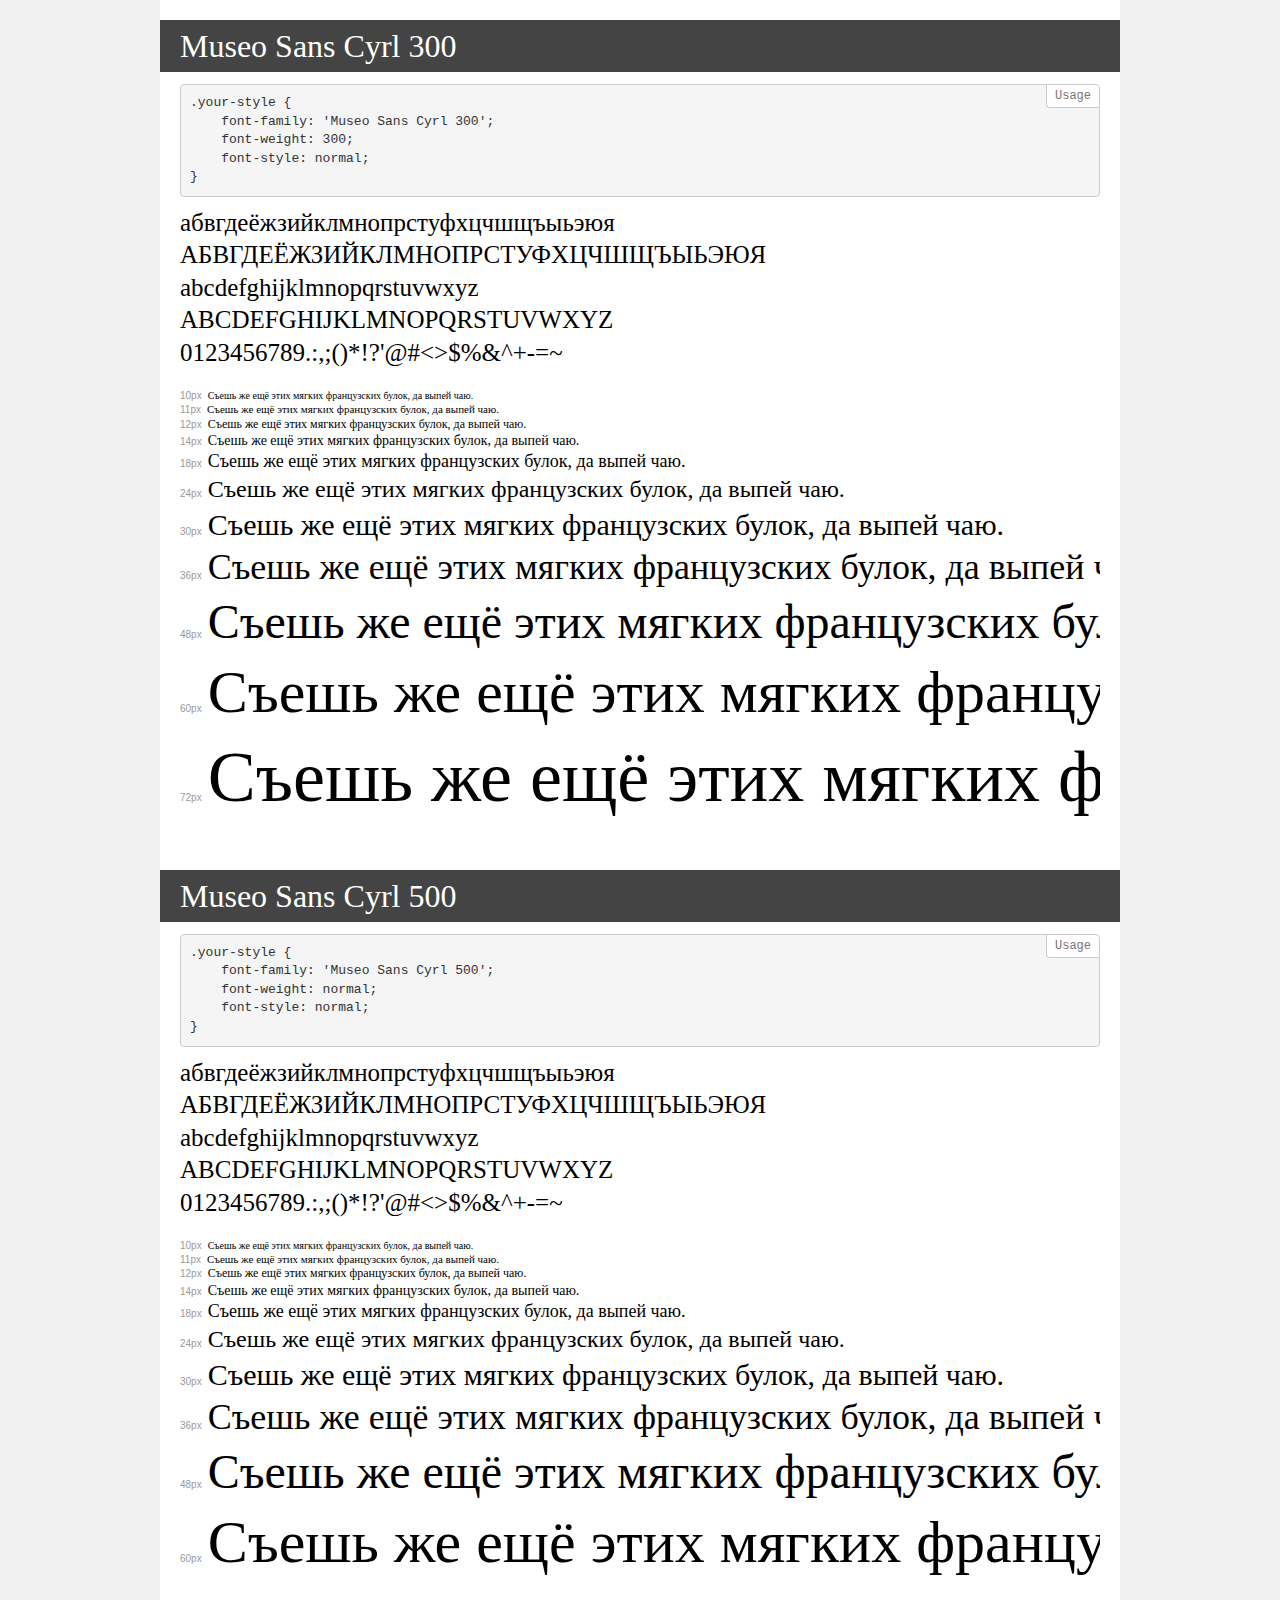
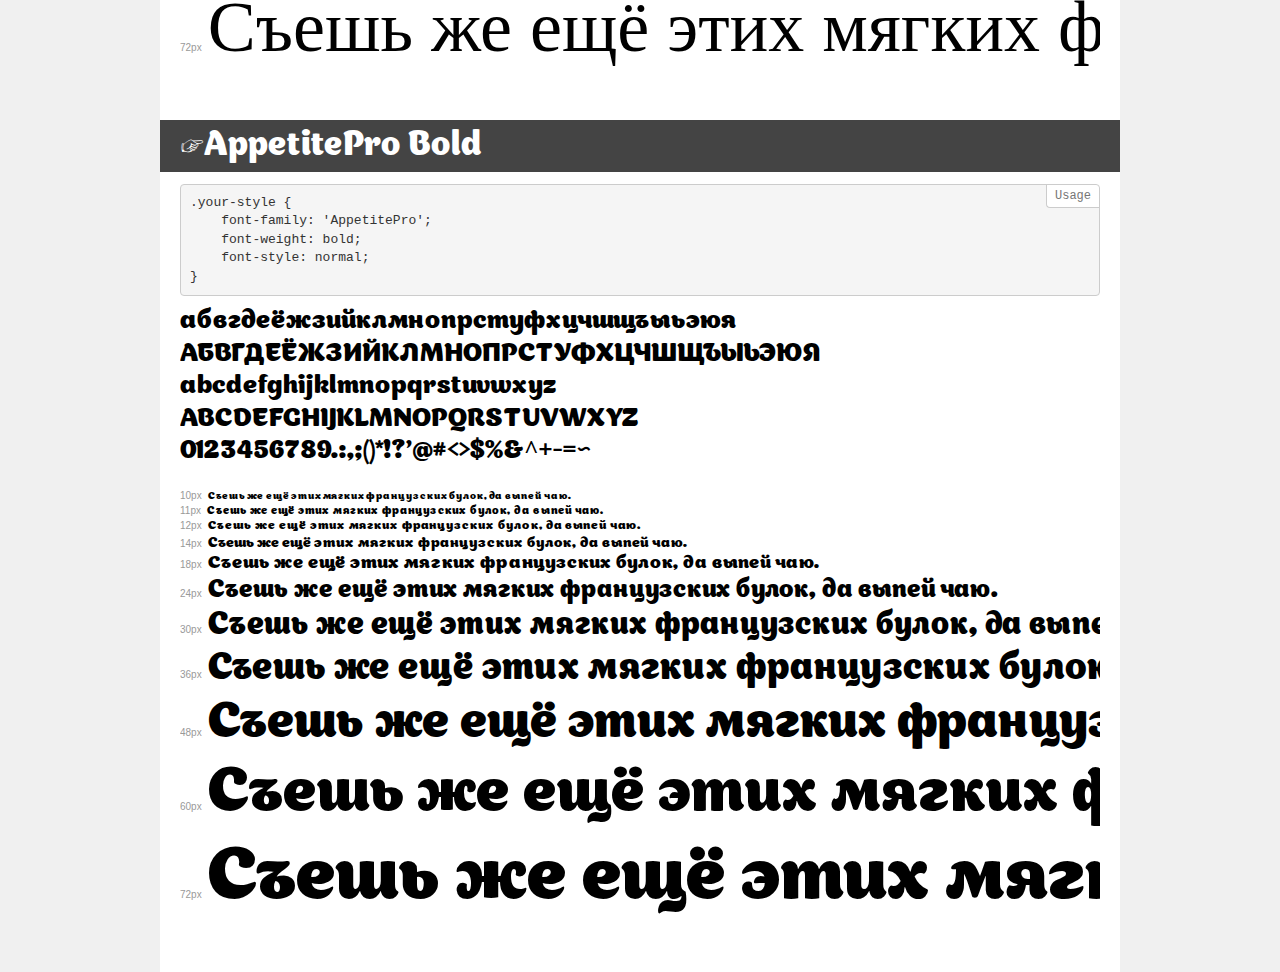
<file: fonts/demo.html>
<!DOCTYPE html>
<html lang="en">
<head>
    <meta charset="utf-8">
    <meta http-equiv="X-UA-Compatible" content="IE=edge">
    <meta name="viewport" content="width=device-width, initial-scale=1">
    <meta name="robots" content="noindex, noarchive">
    <meta name="format-detection" content="telephone=no">
    <title>Transfonter demo</title>
    <link href="stylesheet.css" rel="stylesheet">
    <style>
        /*
        http://meyerweb.com/eric/tools/css/reset/
        v2.0 | 20110126
        License: none (public domain)
        */
        html, body, div, span, applet, object, iframe,
        h1, h2, h3, h4, h5, h6, p, blockquote, pre,
        a, abbr, acronym, address, big, cite, code,
        del, dfn, em, img, ins, kbd, q, s, samp,
        small, strike, strong, sub, sup, tt, var,
        b, u, i, center,
        dl, dt, dd, ol, ul, li,
        fieldset, form, label, legend,
        table, caption, tbody, tfoot, thead, tr, th, td,
        article, aside, canvas, details, embed,
        figure, figcaption, footer, header, hgroup,
        menu, nav, output, ruby, section, summary,
        time, mark, audio, video {
            margin: 0;
            padding: 0;
            border: 0;
            font-size: 100%;
            font: inherit;
            vertical-align: baseline;
        }
        /* HTML5 display-role reset for older browsers */
        article, aside, details, figcaption, figure,
        footer, header, hgroup, menu, nav, section {
            display: block;
        }
        body {
            line-height: 1;
        }
        ol, ul {
            list-style: none;
        }
        blockquote, q {
            quotes: none;
        }
        blockquote:before, blockquote:after,
        q:before, q:after {
            content: '';
            content: none;
        }
        table {
            border-collapse: collapse;
            border-spacing: 0;
        }
        /* demo styles */
        body {
            background: #f0f0f0;
            color: #000;
        }
        .page {
            background: #fff;
            width: 920px;
            margin: 0 auto;
            padding: 20px 20px 0 20px;
            overflow: hidden;
        }
        .font-container {
            overflow-x: auto;
            overflow-y: hidden;
            margin-bottom: 40px;
            line-height: 1.3;
            white-space: nowrap;
            padding-bottom: 5px;
        }
        h1 {
            position: relative;
            background: #444;
            font-size: 32px;
            color: #fff;
            padding: 10px 20px;
            margin: 0 -20px 12px -20px;
        }
        .letters {
            font-size: 25px;
            margin-bottom: 20px;
        }
        .s10:before {
            content: '10px';
        }
        .s11:before {
            content: '11px';
        }
        .s12:before {
            content: '12px';
        }
        .s14:before {
            content: '14px';
        }
        .s18:before {
            content: '18px';
        }
        .s24:before {
            content: '24px';
        }
        .s30:before {
            content: '30px';
        }
        .s36:before {
            content: '36px';
        }
        .s48:before {
            content: '48px';
        }
        .s60:before {
            content: '60px';
        }
        .s72:before {
            content: '72px';
        }
        .s10:before, .s11:before, .s12:before, .s14:before,
        .s18:before, .s24:before, .s30:before, .s36:before,
        .s48:before, .s60:before, .s72:before {
            font-family: Arial, sans-serif;
            font-size: 10px;
            font-weight: normal;
            font-style: normal;
            color: #999;
            padding-right: 6px;
        }
        pre {
            display: block;
            position: relative;
            padding: 9px;
            margin: 0 0 10px;
            font-family: Monaco, Menlo, Consolas, "Courier New", monospace;
            font-size: 13px;
            line-height: 1.428571429;
            color: #333;
            font-weight: normal;
            font-style: normal;
            background-color: #f5f5f5;
            border: 1px solid #ccc;
            overflow-x: auto;
            border-radius: 4px;
        }
        pre:after {
            display: block;
            position: absolute;
            right: 0;
            top: 0;
            content: 'Usage';
            line-height: 1;
            padding: 5px 8px;
            font-size: 12px;
            color: #767676;
            background-color: #fff;
            border: 1px solid #ccc;
            border-right: none;
            border-top: none;
            border-radius: 0 4px 0 4px;
            z-index: 10;
        }
        /* responsive */
        @media (max-width: 959px) {
            .page {
                width: auto;
                margin: 0;
            }
        }
    </style>
</head>
<body>
<div class="page">
    <div class="demo">
        <h1 style="font-family: 'Museo Sans Cyrl 300'; font-weight: 300; font-style: normal;">Museo Sans Cyrl 300</h1>
        <pre>.your-style {
    font-family: 'Museo Sans Cyrl 300';
    font-weight: 300;
    font-style: normal;
}</pre>
        <div class="font-container" style="font-family: 'Museo Sans Cyrl 300'; font-weight: 300; font-style: normal;">
            <p class="letters">
                абвгдеёжзийклмнопрстуфхцчшщъыьэюя<br>
АБВГДЕЁЖЗИЙКЛМНОПРСТУФХЦЧШЩЪЫЬЭЮЯ<br>
abcdefghijklmnopqrstuvwxyz<br>
ABCDEFGHIJKLMNOPQRSTUVWXYZ<br>
                0123456789.:,;()*!?'@#<>$%&^+-=~
            </p>
            <p class="s10" style="font-size: 10px;">Съешь же ещё этих мягких французских булок, да выпей чаю.</p>
            <p class="s11" style="font-size: 11px;">Съешь же ещё этих мягких французских булок, да выпей чаю.</p>
            <p class="s12" style="font-size: 12px;">Съешь же ещё этих мягких французских булок, да выпей чаю.</p>
            <p class="s14" style="font-size: 14px;">Съешь же ещё этих мягких французских булок, да выпей чаю.</p>
            <p class="s18" style="font-size: 18px;">Съешь же ещё этих мягких французских булок, да выпей чаю.</p>
            <p class="s24" style="font-size: 24px;">Съешь же ещё этих мягких французских булок, да выпей чаю.</p>
            <p class="s30" style="font-size: 30px;">Съешь же ещё этих мягких французских булок, да выпей чаю.</p>
            <p class="s36" style="font-size: 36px;">Съешь же ещё этих мягких французских булок, да выпей чаю.</p>
            <p class="s48" style="font-size: 48px;">Съешь же ещё этих мягких французских булок, да выпей чаю.</p>
            <p class="s60" style="font-size: 60px;">Съешь же ещё этих мягких французских булок, да выпей чаю.</p>
            <p class="s72" style="font-size: 72px;">Съешь же ещё этих мягких французских булок, да выпей чаю.</p>
        </div>
    </div>
    <div class="demo">
        <h1 style="font-family: 'Museo Sans Cyrl 500'; font-weight: normal; font-style: normal;">Museo Sans Cyrl 500</h1>
        <pre>.your-style {
    font-family: 'Museo Sans Cyrl 500';
    font-weight: normal;
    font-style: normal;
}</pre>
        <div class="font-container" style="font-family: 'Museo Sans Cyrl 500'; font-weight: normal; font-style: normal;">
            <p class="letters">
                абвгдеёжзийклмнопрстуфхцчшщъыьэюя<br>
АБВГДЕЁЖЗИЙКЛМНОПРСТУФХЦЧШЩЪЫЬЭЮЯ<br>
abcdefghijklmnopqrstuvwxyz<br>
ABCDEFGHIJKLMNOPQRSTUVWXYZ<br>
                0123456789.:,;()*!?'@#<>$%&^+-=~
            </p>
            <p class="s10" style="font-size: 10px;">Съешь же ещё этих мягких французских булок, да выпей чаю.</p>
            <p class="s11" style="font-size: 11px;">Съешь же ещё этих мягких французских булок, да выпей чаю.</p>
            <p class="s12" style="font-size: 12px;">Съешь же ещё этих мягких французских булок, да выпей чаю.</p>
            <p class="s14" style="font-size: 14px;">Съешь же ещё этих мягких французских булок, да выпей чаю.</p>
            <p class="s18" style="font-size: 18px;">Съешь же ещё этих мягких французских булок, да выпей чаю.</p>
            <p class="s24" style="font-size: 24px;">Съешь же ещё этих мягких французских булок, да выпей чаю.</p>
            <p class="s30" style="font-size: 30px;">Съешь же ещё этих мягких французских булок, да выпей чаю.</p>
            <p class="s36" style="font-size: 36px;">Съешь же ещё этих мягких французских булок, да выпей чаю.</p>
            <p class="s48" style="font-size: 48px;">Съешь же ещё этих мягких французских булок, да выпей чаю.</p>
            <p class="s60" style="font-size: 60px;">Съешь же ещё этих мягких французских булок, да выпей чаю.</p>
            <p class="s72" style="font-size: 72px;">Съешь же ещё этих мягких французских булок, да выпей чаю.</p>
        </div>
    </div>
    <div class="demo">
        <h1 style="font-family: 'AppetitePro'; font-weight: bold; font-style: normal;">☞AppetitePro Bold</h1>
        <pre>.your-style {
    font-family: 'AppetitePro';
    font-weight: bold;
    font-style: normal;
}</pre>
        <div class="font-container" style="font-family: 'AppetitePro'; font-weight: bold; font-style: normal;">
            <p class="letters">
                абвгдеёжзийклмнопрстуфхцчшщъыьэюя<br>
АБВГДЕЁЖЗИЙКЛМНОПРСТУФХЦЧШЩЪЫЬЭЮЯ<br>
abcdefghijklmnopqrstuvwxyz<br>
ABCDEFGHIJKLMNOPQRSTUVWXYZ<br>
                0123456789.:,;()*!?'@#<>$%&^+-=~
            </p>
            <p class="s10" style="font-size: 10px;">Съешь же ещё этих мягких французских булок, да выпей чаю.</p>
            <p class="s11" style="font-size: 11px;">Съешь же ещё этих мягких французских булок, да выпей чаю.</p>
            <p class="s12" style="font-size: 12px;">Съешь же ещё этих мягких французских булок, да выпей чаю.</p>
            <p class="s14" style="font-size: 14px;">Съешь же ещё этих мягких французских булок, да выпей чаю.</p>
            <p class="s18" style="font-size: 18px;">Съешь же ещё этих мягких французских булок, да выпей чаю.</p>
            <p class="s24" style="font-size: 24px;">Съешь же ещё этих мягких французских булок, да выпей чаю.</p>
            <p class="s30" style="font-size: 30px;">Съешь же ещё этих мягких французских булок, да выпей чаю.</p>
            <p class="s36" style="font-size: 36px;">Съешь же ещё этих мягких французских булок, да выпей чаю.</p>
            <p class="s48" style="font-size: 48px;">Съешь же ещё этих мягких французских булок, да выпей чаю.</p>
            <p class="s60" style="font-size: 60px;">Съешь же ещё этих мягких французских булок, да выпей чаю.</p>
            <p class="s72" style="font-size: 72px;">Съешь же ещё этих мягких французских булок, да выпей чаю.</p>
        </div>
    </div>
</div>
</body>
</html>
</file>
<file: fonts/stylesheet.css>
@font-face {
    font-family: 'Museo Sans Cyrl';
    src: url('MuseoSansCyrl-300.eot');
    src: url('MuseoSansCyrl-300.eot?#iefix') format('embedded-opentype'),
        url('MuseoSansCyrl-300.woff2') format('woff2'),
        url('MuseoSansCyrl-300.woff') format('woff');
    font-weight: normal;
    font-style: normal;
}

@font-face {
    font-family: 'Museo Sans Cyrl';
    src: url('MuseoSansCyrl-500.eot');
    src: url('MuseoSansCyrl-500.eot?#iefix') format('embedded-opentype'),
        url('MuseoSansCyrl-500.woff2') format('woff2'),
        url('MuseoSansCyrl-500.woff') format('woff');
    font-weight: 500;
    font-style: normal;
}

@font-face {
    font-family: 'AppetitePro';
    src: url('AppetitePro-Bold.eot');
    src: url('AppetitePro-Bold.eot?#iefix') format('embedded-opentype'),
        url('AppetitePro-Bold.woff2') format('woff2'),
        url('AppetitePro-Bold.woff') format('woff');
    font-weight: bold;
    font-style: normal;
}
</file>
<file: css/styles.css>
html {
    line-height: 1.15;
    -ms-text-size-adjust: 100%;
    -moz-text-size-adjust: 100%;
    -webkit-text-size-adjust: 100%;
}

html, body, div, span, applet, object, iframe,
h1, h2, h3, h4, h5, h6, p, blockquote, pre,
a, abbr, acronym, address, big, cite, code,
del, dfn, em, img, ins, kbd, q, s, samp,
small, strike, strong, sub, sup, tt, var,
b, u, i, center,
dl, dt, dd, ol, ul, li,
fieldset, form, label, legend,
table, caption, tbody, tfoot, thead, tr, th, td,
article, aside, canvas, details, embed,
figure, figcaption, footer, header, hgroup,
menu, nav, output, ruby, section, summary,
time, mark, audio, video {
	margin: 0;
	padding: 0;
	border: 0;
}

main {
    display: block;
}

ol,
ul {
    list-style: none;
}

b,
strong {
    font-weight: 500;
}

*,
:after,
:before {
    box-sizing: border-box;
}

img {
    max-width: 100%;
    border-style: none;
}

img[width="0"][height="0"] {
    display: none;
}

a {
    color: inherit;
    cursor: pointer;
    background-color: transparent;
    text-decoration: none;
    -webkit-transition: all .2s linear;
    transition: all .2s linear;
}

a:hover,
a:focus {
    text-decoration: none;
}

input,
select,
textarea,
button {
    border: none;
    outline: none;
    border-radius: 0;
    -webkit-appearance: none;
    font-family: inherit;
    font-size: 100%;
    line-height: 1.15;
    margin: 0;
}

textarea {
    overflow: auto;
}

textarea::-webkit-scrollbar {
    width: 0;
}

::-ms-clear {
    display: none;
}

input {
    overflow: visible;
}

button {
    cursor: pointer;
    border: none;
    outline: none;
    overflow: visible;
}

button,
select {
    text-transform: none;
}

button::-moz-focus-inner,
[type="button"]::-moz-focus-inner,
[type="reset"]::-moz-focus-inner,
[type="submit"]::-moz-focus-inner {
    border-style: none;
    padding: 0;
}

button,
[type="button"],
[type="reset"],
[type="submit"] {
    -webkit-appearance: button;
}

[type="checkbox"],
[type="radio"] {
    box-sizing: border-box;
    padding: 0;
}

[type="search"]::-webkit-search-decoration {
    -webkit-appearance: none;
}

[type="search"] {
    -webkit-appearance: textfield;
    outline-offset: -2px;
}

::-webkit-file-upload-button {
    -webkit-appearance: button;
    font: inherit;
}

::-webkit-file-upload-button {
    -webkit-appearance: button;
    font: inherit;
}

input[type=number]::-webkit-inner-spin-button,
input[type=number]::-webkit-outer-spin-button {
    -webkit-appearance: none;
    margin: 0;
}

input[type=number] {
    -moz-appearance: textfield;
}

select::-ms-expand {
    display: none;
}

* {
    box-sizing: border-box;
}

h1, h2, h3, h4, h5, h6, p {
    margin: 0;
}

ul, ol {
    margin: 0;
    padding: 0;
    list-style: none;
}

a {
    color: inherit;
    text-decoration: none;
}

a:hover,
a:focus {
    text-decoration: none;
}

textarea {
    width: 100%;
    resize: none;
    border: none;
    outline: none;
    border-radius: 0;
    scrollbar-width: none;
    -ms-overflow-style: none;
}

label {
    margin: 0;
}

input,
button,
select {
    border: none;
    outline: none;
}

input {
    border-radius: 0;
}

body .mobile-visible {
    display: none;
}

@media (max-width: 1000px) {
    body .mobile-visible {
        display: block;
    }

    body .desktop-visible {
        display: none;
    }
}

.no-scrolling {
	overflow: hidden;
}

.link {
	text-decoration: underline;
}

.link:hover {
	text-decoration: none;
}

.invert-link {
	text-decoration: none;
}

.invert-link:hover {
	text-decoration: underline;
}

/*SCROLL ---------------------- */
body .scroll-element,
body .scroll-element div {
    border: none;
    margin: 0;
    padding: 0;
    position: absolute;
    z-index: 1;
}

body .scroll-element div {
    display: block;
    height: 100%;
    left: 0;
    top: 0;
    width: 100%;
}

body .scroll-element.scroll-x {
    bottom: 1px;
    height: 8px;
    left: 0;
    width: 100%;
}

.collection-list.scroll-wrapper>.scroll-content {
    padding-bottom: 10px;
}

body .collection-list .scroll-element.scroll-y {
    display: none;
}

body .scroll-element.scroll-x .scroll-element_track {
    top: 0;
    width: 100%;
    height: 8px;
}

body .scroll-element.scroll-y {
    height: 100%;
    right: 2px;
    top: 0;
    width: 8px;
}

body .scroll-element .scroll-element_outer {
    overflow: visible;
}

body .scroll-element .scroll-element_outer,
body .scroll-element .scroll-element_track,
body .scroll-element .scroll-bar {
    border-radius: 10px;
}

body .scroll-element .scroll-element_track {
    background: #F2F3F7;
    left: 0;
    width: 6px;
}

body .scroll-element .scroll-bar {
    width: 6px;
    background-color: #7D6FAA;
    left: 0;
    position: relative;
}

body .scroll-element.scroll-draggable .scroll-bar {
    background-color: #15285C;
}

body .scroll-element.scroll-x.scroll-scrolly_visible .scroll-element_track {
    left: -12px;
}

body .scroll-element.scroll-y.scroll-scrollx_visible .scroll-element_track {
    top: -12px;
}

body .scroll-element.scroll-x.scroll-scrolly_visible .scroll-element_size {
    left: -12px;
}

body .scroll-element.scroll-y.scroll-scrollx_visible .scroll-element_size {
    top: -12px;
}

/**/

html,
body {
    height: 100%;
}

body {
    margin: 0;
    color: #fff;
    font: normal 16px/19px 'Museo Sans Cyrl', sans-serif;
}

.wrapper {
    display: flex;
    flex-direction: column;
    min-height: 100%;
    background: #7D6FAA;
}

.content {
    flex: 1 0 auto;
    overflow: hidden;
}

.container {
    position: relative;
    max-width: 1030px;
    width: 100%;
    margin: 0 auto;
    padding: 0 15px;
    z-index: 1;
}

header {
    position: absolute;
    top: 20px;
    width: 100%;
    height: 60px;
    display: flex;
    -ms-align-items: center;
    align-items: center;
    z-index: 1;
}

footer {
    flex: 0 0 auto;
    min-height: 210px;
    background: #4F378D;
    text-align: center;
    padding: 30px 0;
}

.footer-links {
    max-width: 900px;
    width: 100%;
    margin: 0 auto 35px;
    text-align: center;
}

.footer-links a {
    font-size: 14px;
    line-height: 17px;
    color: #fff;
    margin: 0 10px;
}

.footer-wrapper {
    display: flex;
    -ms-align-items: center;
    align-items: center;
    justify-content: space-between;
}

.footer-contacts a {
    display: block;
    text-align: left;
}

.footer-phone {
    font-weight: bold;
    font-size: 18px;
    line-height: 23px;
    color: #fff;
}

.footer-mail {
    font-size: 14px;
    line-height: 17px;
    color: #fff;
}

.copyright {
    font-size: 12px;
    line-height: 15px;
    text-align: center;
}

.mndlz {
    margin-bottom: 15px;
}

.footer-socials a {
    margin: 0 8px;
}

.logo {
    max-width: 122px;
    width: 100%;
    height: 59px;
    position: absolute;
    top: 0;
    left: 0;
    right: 0;
    margin: auto;
}

.menu {
    max-width: 800px;
    width: 100%;
    margin: auto;
}

.menu-links {
    display: flex;
    justify-content: space-between;
}

.menu-links a {
    position: relative;
    font-size: 18px;
    line-height: 22px;
    font-weight: 500;
    color: #fff;
}

.menu-links .active {
    color: #4F378D;
}

.menu-links a::before {
  content: '';
  position: absolute;
  left: 0;
  bottom: -5px;
  width: 0;
  height: 2px;
  background: #fff;
  transition: .2s linear;
}

.menu-links a:hover::before {
    width: 100%;
}

.menu-links a:nth-child(1) {
    margin-left: 75px;
    margin-right: 50px;
}

.menu-links a:nth-child(2) {
    margin-left: 125px;
}

.main-block {
    position: relative;
    min-height: 660px;
    padding-top: 120px;
}

.main-block::after {
    content: '';
    position: absolute;
    bottom: 0;
    left: 0;
    right: 0;
    width: 100%;
    height: 394px;
    margin: auto;
    background: url(../img/composition.png) bottom no-repeat;
    background-size: cover;
}

.main-block .container {
    z-index: 3;
}

.bg {
    position: absolute;
    top: -25%;
    left: -5%;
    right: -5%;
    bottom: 0;
    width: 110%;
    height: 519px;
    margin: auto;
    background: url(../img/bg.png) center no-repeat;
    background-size: cover;
}

.balloon {
    position: absolute;
    top: 120px;
    right: 10%;
    width: 123px;
    height: 167px;
    background: url(../img/balloon.png) center no-repeat;
    background-size: contain;
}

.slogan {
    max-width: 450px;
    width: 100%;
    margin: auto;
}

.products {
    max-width: 860px;
    width: 100%;
    margin: 68px auto 0;
    display: flex;
    justify-content: space-between;
    -ms-align-items: center;
    align-items: center;
}

.product-name {
    margin-bottom: 10px;
}

.main-btn {
    display: flex;
    justify-content: center;
    align-items: center;
    width: 180px;
    height: 40px;
    font-weight: 500;
    font-size: 14px;
    line-height: 110%;
    font-weight: 500;
    text-align: center;
    color: #7D6FAA;
    background: #FDF7B6;
    border-radius: 20px;
    margin-left: 30px;
}

.banana-btn {
    background: #FDF7B6;
}

.cappuccino-btn {
    background: #EEB781;
    color: #fff
}

.cappuccino-btn:hover {
    color: #7D6FAA;
}

.main-btn:hover {
    background: #fff;
}

.where-block {
    position: relative;
    padding: 34px 0 102px;
}

.where-block::before {
    content: '';
    position: absolute;
    top: -80px;
    left: 0;
    right: 0;
    width: 100%;
    height: 422px;
    background: url(../img/wave.svg) center no-repeat;
    background-size: cover;
    z-index: 1;
}

.title-wrapper {
    text-align: center;
}

.title {
    font-family: 'AppetitePro';
    font-weight: bold;
    text-transform: uppercase;
    text-align: center;
    letter-spacing: 0.02em;
}

.block-title {
    font-size: 32px;
    line-height: 1;
}

.title.purple {
    color: #7D6FAA;
}

.shops {
    max-width: 520px;
    width: 100%;
    margin: 16px auto 0;
    display: flex;
    flex-direction: column;
    -ms-align-items: center;
    align-items: center;
    justify-content: center;
}

.shops-wrap {
    display: flex;
    -ms-align-items: center;
    align-items: center;
    justify-content: center;
    margin: 15px 0;
}

.shop {
    margin: 0 10px;
}

.shop.disabled {
    pointer-events: none;
    opacity: .6;
}

.shop:hover {
    transform: scale(1.05);
}

.btn-wrapper {
    text-align: center;
}

.coupon-block {
    position: relative;
    margin: 70px 0 100px;
}

.perek-white {
    text-align: center;
    margin: 30px 0;
}

.coupon-count-block {
    max-width: 900px;
    width: 100%;
    margin: auto;
    display: flex; 
    justify-content: space-between;
}

.coupon-block-img {
    max-width: 320px;
    margin: 0 auto 30px;
}

.coupon-title {
    font-size: 26px;
    letter-spacing: 0.02em;
    margin-bottom: 20px;
}

.coupon-block-text {
    max-width: 320px;
    width: 100%;
    font-size: 18px;
    line-height: 110%;
    text-align: center;
    margin: 0 auto 20px;
}

.coupon-winners-wrapper .coupon-block-text {
    max-width: 365px;
}

.iphone-xr {
    display: flex;
    -ms-align-items: center;
    align-items: center;
    justify-content: center;
    width: 220px;
    height: 30px;
    font-weight: 500;
    font-size: 18px;
    line-height: 22px;
    text-transform: uppercase;
    text-align: center;
    background: #4F378D;
    border-radius: 30px;
    margin: 0 auto 20px;
}

.other-prizes {
    max-width: 280px;
    width: 100%;
    display: flex;
    justify-content: space-between;
    margin: 0 auto 30px;
}

.other-prize {
    font-size: 18px;
    line-height: 110%;
}

.other-prize span {
    font-weight: 500;
}

.ya {
    color: #FF0000;
}

.coupon-count-wrapper.disabled {
    pointer-events: none;
}

.coupon-count-wrapper.disabled .coupon-count-text,
.coupon-count-wrapper.disabled .coupon-count {
    filter: brightness(0.7);
}

.coupon-count-wrapper.disabled .btn-wrapper {
    filter: grayscale(1) brightness(0.9);
}

.coupon-count-text {
    font-size: 16px;
    line-height: 110%;
    text-align: center;
    margin-bottom: 10px;
}

.coupon-count {
    display: flex;
    -ms-align-items: center;
    align-items: center;
    justify-content: center;
    margin-bottom: 30px;
}

.number {
    width: 60px;
    height: 80px;
    background: url(../img/number-bg.svg) center no-repeat;
    background-size: contain;
    font-weight: bold;
    font-size: 50px;
    line-height: 80px;
    text-align: center;
    color: #7D6FAA;
    margin: 0 5px;
}

.coupon-btn {
    display: flex;
    justify-content: center;
    align-items: center;
    width: 260px;
    height: 60px;
    margin: auto;
    font-weight: 500;
    font-size: 18px;
    line-height: 110%;
    font-weight: 500;
    text-align: center;
    color: #fff;
    background: #4F378D;
    border-radius: 40px;
}

.coupon-btn:hover {
    background: #644CA3;
}

.faq-block {
    position: relative;
    padding: 190px 0 0;
}

.faq-block .title {
    margin-bottom: 80px;
}

.faq-coupon {
    position: relative;
    background: #4F378D;
    margin: 130px auto 0;
    padding: 40px 0 100px;
}

.faq-coupon::before {
    content: '';
    position: absolute;
    top: -92px;
    left: 0;
    right: 0;
    width: 100%;
    height: 92px;
    margin: auto;
    background: url(../img/fb-wave.svg) center no-repeat;
    background-size: cover;
}

.faq-item {
    max-width: 900px;
    width: 100%;
    margin: 0 auto 50px;
    padding: 0 15px;
    transition: all .2s linear;
}

.faq-title {
    position: relative;
    width: 100%;
    padding-left: 50px;
    font-weight: 500;
    font-size: 24px;
    line-height: 29px;
    letter-spacing: 0.02em;
    color: #fff;
    cursor: pointer;
}

.faq-title::after {
    content: '';
    position: absolute;
    top: -4px;
    left: 0;
    width: 39px;
    height: 37px;
    background: url(../img/plus.svg) center no-repeat;
    background-size: contain;
    transition: all .2s linear;
}

.faq-title.active::after {
    background: url(../img/minus.svg) center no-repeat;
    background-size: contain;
}

.faq-text {
    display: none;
    font-size: 18px;
    line-height: 1.1;
    padding: 20px 0 0 50px;
}

.faq-text table {
    border-spacing: 0;
    max-width: 1000px;
    width: 100%;
    margin: 0 auto 20px;
    font-size: 24px;
    text-align: center;
}

.faq-text table th:nth-child(1),
.faq-text table th:nth-child(2) {
    border-right: 1px solid #fff;
    border-bottom: 1px solid #fff;
}

.faq-text table th:nth-child(3) {
    border-bottom: 1px solid #fff;
}

.faq-text table th,
.faq-text table td {
    padding: 10px;
}

.faq-text table td:nth-child(1),
.faq-text table td:nth-child(2) {
    width: 400px;
    border-right: 1px solid #fff;
}

.faq-text table td:nth-child(3) {
    width: 170px;
}

.popup {
    position: fixed;
    top: 0;
    left: 0;
    bottom: 0;
    right: 0;
    width: 100%;
    background: rgba(79, 55, 141, 0.85);
    z-index: -1;
    opacity: 0;
    -webkit-transition: all .2s linear;
    transition: all .2s linear;
    display: -webkit-box;
    display: flex;
    -webkit-box-pack: center;
    justify-content: center;
    -webkit-box-align: start;
    align-items: flex-start;
    padding-top: 10%;
    pointer-events: none;
    overflow-y: auto;
    -webkit-overflow-scrolling: touch;
}

.js-popup-show {
    z-index: 999;
    opacity: 1;
    pointer-events: visible;
    backdrop-filter: blur(20px);
}

.popup__wrap {
    background: #fff;
    max-width: 300px;
    width: 100%;
    border-radius: 30px;
    padding: 40px 10px;
    display: flex;
    flex-direction: column;
    align-items: center;
    position: relative;
    text-align: center;
}

.popup-product .popup__wrap {
    padding-top: 200px;
    padding-bottom: 50px;
}

.popup-coupon .popup__wrap {
    padding: 20px 10px;
}

.popup__inner {
    max-width: 280px;
    width: 100%;
    margin: auto;
}

.popup-product .popup__inner {
    max-width: 260px;
}

.popup-auth .popup__inner,
.popup-auth-fio .popup__inner {
    max-width: 240px;
}

.popup__title {
    font-size: 18px;
    line-height: 120%;
    color: #7D6FAA;
    margin-bottom: 20px;
}

.popup__desc {
    font-size: 16px;
    line-height: 120%;
    color: #7D6FAA;
}

.socials-auth {
    margin-top: 20px;
    text-align: center;
}

.social-auth {
    width: 60px;
    margin: 0 14px;
    border: none;
    background: none;
    line-height: 1;
    padding: 0;
}

.close-popup {
    position: absolute;
    top: 20px;
    right: 20px;
}

.popup-product-img {
    position: absolute;
    top: -30px;
    left: 45px;
}

.popup-product1-img {
    width: 189px;
}

.popup-product2-img {
    width: 190px;
}

.popup-coupon-img {
    max-width: 100px;
    width: 100%;
    margin: 0 auto 25px;
}

.popup-logo {
    text-align: center;
    margin: 0 auto 25px;
}

.separate {
    position: relative;
    font-size: 21px;
    height: 20px;
    text-align: center;
    color: rgba(0, 0, 0, .3);
    margin: 25px 0;
}

.separate::before {
    content: '';
    position: absolute;
    top: -7px;
    bottom: 0;
    left: 0;
    right: 0;
    margin: auto;
    width: 100%;
    height: 1px;
    background: #B9AFD1;
    z-index: 0
}

.separate span {
    position: absolute;
    top: -2px;
    left: 0;
    right: 0;
    margin: auto;
    width: 80px;
    height: 14px;
    padding: 0 10px;
    background: #fff;
    font-size: 14px;
    line-height: 14px;
    letter-spacing: 0.02em;
    text-transform: uppercase;
    color: #B9AFD1;
}

.popup-btn-wrap {
    text-align: center;
    margin-top: 30px;
}

.popup-btn {
    display: flex;
    justify-content: center;
    align-items: center;
    width: 240px;
    height: 50px;
    margin: auto;
    font-weight: 500;
    font-size: 16px;
    line-height: 110%;
    font-weight: 500;
    text-align: center;
    color: #fff;
    background: #4F378D;
    border-radius: 40px;
}

.popup-btn:hover {
    background: #644CA2;
}

.popup-btn.disabled {
    pointer-events: none;
    background: #E6E6E6;
}

.input-field {
    position: relative;
    max-width: 240px;
    width: 100%;
    height: 50px;
    margin: 0 auto 20px;
}

.input-field + .popup-btn-wrap {
    margin-top: 40px;
}

.input-field input {
    max-width: 240px;
    width: 100%;
    height: 50px;
    padding: 13px 26px;
    background: #DAD3EB;
    border-radius: 40px;
    font-family: 'Museo Sans Cyrl';
    font-style: normal;
    font-weight: normal;
    font-size: 16px;
    color: #7D6FAA;
}

.input-field input::placeholder {
    color: rgba(125, 105, 172, .6);
}

.winners-field {
    margin-top: 20px;
}

.winners-field input {
    background: #fff;
}

.winners-field .search {
    position: absolute;
    top: 0;
    bottom: 0;
    right: 15px;
    width: 15px;
    height: 15px;
    margin: auto;
    background: url(../img/search.svg) center no-repeat;
    background-size: contain;
}

.coupon-preview {
    position: absolute;
    top: 0;
    left: 0;
    right: 0;
    bottom: 0;
    width: 100%;
    height: calc(100% + 300px);
    margin: auto;
    background: rgba(79, 55, 141, 0.22);
    backdrop-filter: blur(71px);
}

.coupon-preview-wrapper {
    display: flex;
    flex-direction: column;
    align-items: center;
    justify-content: center;
    height: 100%;
    max-width: 740px;
    width: 100%;
    margin: auto;
}

.coupon-preview .coupon-img {
    max-width: 276px;
    margin-bottom: 25px;
}

.coupon-preview-title {
    font-weight: bold;
    font-size: 40px;
    line-height: 51px;
    text-align: center;
    margin-bottom: 30px;
}

.coupon-preview-desc {
    max-width: 480px;
    width: 100%;
    font-size: 21px;
    line-height: 27px;
    text-align: center;
    margin: 0 auto 30px;
}

.coupon-preview .popup-form {
    max-width: 333px;
    width: 100%;
}

.coupon-preview .input-field + .popup-btn-wrap {
    margin-top: 25px;
}

.coupon-validity {
    max-width: 275px;
    width: 100%;
    margin: 18px auto 10px;
    padding: 13px 0 16px;
    border-top: 1px solid rgba(79, 55, 141, 0.1);
    border-bottom: 1px solid rgba(79, 55, 141, 0.1);
}

.coupon-validity-title {
    font-weight: bold;
    font-size: 14px;
    line-height: 120%;
    text-align: center;
    color: #4F378D;
}

.coupon-validity-text {
    font-size: 14px;
    line-height: 120%;
    text-align: center;
    color: #7D6FAA;
}

.coupon-remark {
    max-width: 240px;
    width: 100%;
    margin: auto;
    font-size: 11px;
    line-height: 1;
    text-align: center;
    color: #7D6FAA;
}

.coupon-remark a {
    color: #366AB8;
}

.checkbox-wrapper {
    margin-top: 30px;
}

.checkbox-field {
    position: relative;
    text-align: left;
    max-width: 300px;
    height: auto;
}

.checkbox {
    padding-left: 40px;
    display: inline-block;
    min-height: 24px;
}

.checkbox input {
    -webkit-appearance: none;
    padding: 0;
    opacity: 0;
    top: 0;
    left: 0;
    width: 20px;
    height: 20px;
    position: absolute;
}

.checkmark {
    position: absolute;
    left: 0;
    width: 20px;
    height: 20px;
    border-radius: 5px;
    background: transparent;
    border: 1px solid #7D6FAA;
}

.checkbox input:checked + .checkmark::after {
    content: '';
    position: absolute;
    width: 13px;
    height: 13px;
    top: -3px;
    left: 0;
    right: 0;
    bottom: 0;
    margin: auto;
    background: url(../img/checkbox.svg) center no-repeat;
    background-size: contain;
    border-radius: 2px;
}

.checkbox-text {
    font-size: 13px;
    line-height: 1;
    color: #7D6FAA;
}

.rules-link {
    color: #7D6FAA;
}

.input-field input.error[type="checkbox"] ~ .checkbox-text {
    color: #D01319;
}

.checkbox span.error {
    top: 0;
    right: -20px;
}

.wrapper.cookies-page {
    background-position-y: 0px;
}

.cookies-block {
    padding: 190px 0 140px;
}

.cookies-block .title-wrapper {
    max-width: 820px;
    margin: auto;
}

.cookies-block .title::before,
.cookies-block .title::after {
    top: 15px;
    bottom: auto;
}

.cookies-block p {
    font-size: 21px;
    line-height: 152%;
    margin: 40px 0;
}

.main-cookie-h3 {
    font-size: 30px;
    line-height: 32px;
    margin-bottom: 20px;
}

.cookie-text-ul {
    font-size: 21px;
    line-height: 152%;
    padding-left: 50px;
    list-style: disc;
}

.cookie-text-ul li {
    color: #fff;
    margin: 20px 0;
}

.main-cookie-h2 {
    font-size: 30px;
    line-height: 32px;
    margin-bottom: 20px;
}

.popup-winners .popup__wrap {
    padding: 0;
    overflow: hidden;
}

.popup-winners .popup__inner {
    max-width: 300px;
}

.popup-winners-header {
    padding: 40px 20px 20px;
    background: #7D6FAA;
}

.popup-winners-header .popup__title,
.popup-winners-header .popup__desc {
    color: #fff;
}

.table-wrapper {
    max-width: 280px;
    width: 100%;
    height: 360px;
    margin: 20px;
}

/*.table-wrapper.scroll-content {
    padding-right: 20px;
}*/

table {
    width: 100%;
    border-spacing: 0;
}

table tbody {
    font-size: 14px;
    line-height: 1.1;
    text-align: left;
    color: #7D6FAA;
}

table td {
    padding: 10px 0;
}

.bubbles-left {
    pointer-events: none;
    position: absolute;
    top: 210px;
    left: 0;
    right: 75%;
    margin: auto;
    width: 217px;
    height: 749px;
    /*background: url(../img/bubbles-left.svg) center no-repeat;
    background-size: contain;*/
    z-index: 2;
}

.bubbles-right {
    pointer-events: none;
    position: absolute;
    top: 210px;
    left: 75%;
    right: 0;
    margin: auto;
    width: 173px;
    height: 745px;
    /*background: url(../img/bubbles-right.svg) center no-repeat;
    background-size: contain;*/
    z-index: 2;
}

.parallax-mirror {
    overflow: visible !important;
}

.new-action .popup__wrap {
    background: none;
    max-width: 425px;
    padding: 0;
}

.new-action .close-popup {
    top: 30px;
    right: 15px;
    z-index: 2;
}

.new-action .popup__inner {
    position: relative;
    max-width: 405px;
    width: 100%;
    height: 541px;
    background: url(../img/new-action-popup.png) center no-repeat;
    background-size: 405px;
}

.new-action .popup-btn-wrap {
    position: absolute;
    top: 456px;
    left: 0;
    right: 0;
    max-width: 240px;
    width: 100%;
    margin: auto;
}

.popup-btn {
    position: relative;
    display: flex;
    align-items: center;
    justify-content: center;
    width: 100%;
    height: 52px;
    margin: auto;
    padding: 15px 0;
    font-weight: 600;
    font-size: 21px;
    line-height: 1;
    text-align: center;
    text-transform: uppercase;
    background: #FF4B4D;
    color: #fff;
    border-radius: 27px;
    box-shadow: 3px 3px 0px #82150F;
    z-index: 1;
    transition: all .2s linear;
}

.popup-btn:hover {
    background: #FF4B4D;
    box-shadow: none !important;
}

@media (max-width: 1440px) {
    .balloon {
        right: 5%;
    }

    .bubbles-left {
        left: 0;
        right: auto;
    }

    .bubbles-right {
        left: auto;
        right: 0;
    }
}

@media (max-width: 1000px) {
    header {
        top: 0;
        height: 48px;
        background-size: contain;
        z-index: 2;
    }

    .burger {
        position: absolute;
        top: 30px;
        right: 20px;
        width: 32px;
        height: 32px;
        background: url(../img/menu_icon.svg) center no-repeat;
        background-size: contain;
        z-index: 10;
    }

    .burger.active {
        background: url(../img/close.svg) center no-repeat;
        background-size: contain;
    }

    .menu {
        max-width: 100%;
    }

    .menu-links {
        position: absolute;
        top: -500px;
        width: 100%;
        padding: 150px 0 30px;
        flex-direction: column;
        text-align: center;
        background: #4F378D;
        transition: all .2s linear;
    }

    .menu-links.active {
        top: 0;
    }

    .menu-links .active {
        color: #fff;
        text-decoration: underline;
    }

    .menu-links a::before {
        display: none;
    }

    .menu-links a,
    .menu-links a:nth-child(1),
    .menu-links a:nth-child(2),
    .menu-links a:nth-child(3) {
        margin: 0 auto 30px;
    }

    .menu .btn-wrapper {
        margin-top: 50px;
    }

    .menu-btn {
        display: flex;
        justify-content: center;
        align-items: center;
        width: 270px;
        height: 60px;
        margin: auto;
        font-weight: 500;
        font-size: 18px;
        line-height: 110%;
        font-weight: 500;
        text-align: center;
        color: #4F378D !important;
        background: #fff;
        border-radius: 40px;
    }

    .menu-btn:hover {
        background: #B9AFD1;
    }

    .main-block {
        min-height: 565px;
    }

    .main-block::after {
        top: 230px;
        bottom: auto;
        height: 340px;
    }

    .main-block .container {
        z-index: 1;
    }

    .logo {
        top: 20px;
        max-width: 150px;
    }

    .logo.mobile-visible {
        position: absolute;
        margin-bottom: 70px !important;
    }

    .bg {
        top: 0;
        left: 0;
        right: 0;
        bottom: auto;
        margin: 0;
    }

    .balloon {
        top: 220px;
        right: 0;
        width: 61px;
        height: 83px;
    }

    .slogan {
        max-width: 350px;
    }

    .title {
        position: relative;
        font-size: 28px;
        line-height: 1;
    }

    .products-title {
        margin-bottom: 30px;
    }

    .products {
        position: relative;
        flex-direction: column;
        margin-top: 300px;
        padding-top: 120px;
        padding-bottom: 40px;
    }

    .products::before {
        content: '';
        position: absolute;
        top: 0;
        left: -150px;
        right: -150px;
        width: calc(100% + 30px);
        height: 637px;
        margin: auto;
        background: url(../img/wave-mob.svg) center no-repeat;
        background-size: cover;
        z-index: 0;
    }

    .product {
        position: relative;
        display: flex;
        -ms-align-items: center;
        align-items: center;
        margin: 20px auto;
    }

    .product-img {
        max-width: 112px;
        width: 100%;
    }

    .where-block {
        padding-bottom: 50px;
    }

    .where-block::before {
        top: -90px;
        height: 556px;
    }

    .shops-wrap {
        margin: 10px 0;
    }

    .shops-wrap:nth-child(2) {
        flex-direction: column;
    }

    .shops-wrap:nth-child(2) .shop {
        margin: 10px;
    }

    .coupon-block {
        margin: 30px 0 80px;
    }

    .coupon-info {
        flex-direction: column;
        margin-bottom: 20px;
    }

    .coupon-count-block {
        flex-direction: column;
        margin-top: 60px;
    }

    .coupon-winners-wrapper {
        margin-bottom: 80px;
    }

    .number {
        font-size: 50px;
        line-height: 80px;
    }

    .faq-block {
        padding: 120px 0 0;
    }

    .faq-block .title {
        margin-bottom: 50px;
    }

    .faq-coupon {
        margin: 100px auto 0;
        padding-bottom: 80px;
    }

    .faq-coupon::before {
        top: -55px;
        height: 55px;
    }

    .faq-coupon::after {
        bottom: -55px;
        height: 55px;
    }

    .faq-title {
        padding-left: 50px;
        font-size: 21px;
        line-height: 24px;
    }

    .faq-title::after {
        top: -4px;
    }

    .faq-text {
        padding: 15px 0 0 50px;
        font-size: 14px;
    }

    .faq-text-table {
        padding-left: 0;
    }

    .faq-text table {
        font-size: 12px;
        line-height: 14px;
    }

    .faq-text table th, 
    .faq-text table td {
        padding: 5px;
    }

    .faq-text table th:nth-child(1),
    .faq-text table td:nth-child(1) {
        text-align: left;
    }

    .faq-text table th:nth-child(3),
    .faq-text table td:nth-child(3) {
        text-align: right;
    }

    footer {
        padding: 20px 0;
    }

    .footer-links a {
        display: block;
        margin: 10px;
    }

    .footer-wrapper {
        flex-direction: column;
    }

    .footer-contacts {
        margin-bottom: 30px;
    }

    .footer-contacts a {
        text-align: center;
    }

    .footer-socials {
        margin-bottom: 50px;
    }

    .footer-copyright {
        order: 1;
    }

    .cookies-block {
        padding: 120px 0 40px;
    }

    .cookies-block .title-wrapper {
        max-width: 300px;
    }

    .cookies-block .title {
        margin-bottom: 0;
    }

    .cookies-block .title::before, 
    .cookies-block .title::after {
        top: 0;
        bottom: 0;
    }

    .cookies-block p {
        font-size: 14px;
        margin: 20px 0;
    }

    .cookie-text-ul {
        font-size: 14px;
        padding-left: 20px;
    }

    .main-cookie-h3,
    .main-cookie-h2 {
        font-size: 21px;
        line-height: 28px;
    }

    .popup-product {
        padding-top: 100px;
    }

    .bubbles {
        pointer-events: none;
        position: absolute;
        top: 300px;
        left: -100px;
        right: -100px;
        max-width: 461px;
        width: 100%;
        height: 1383px;
        margin: auto;
        background: url(../img/bubbles-mob.svg) center no-repeat;
        background-size: 461px 1383px;
        z-index: 2;
    }
}

@media (max-width: 360px) {
    .bubbles {
        top: 260px;
        background-size: 400px;
    }

    .new-action .popup__inner {
        background-size: 380px;
    }
}
</file>
